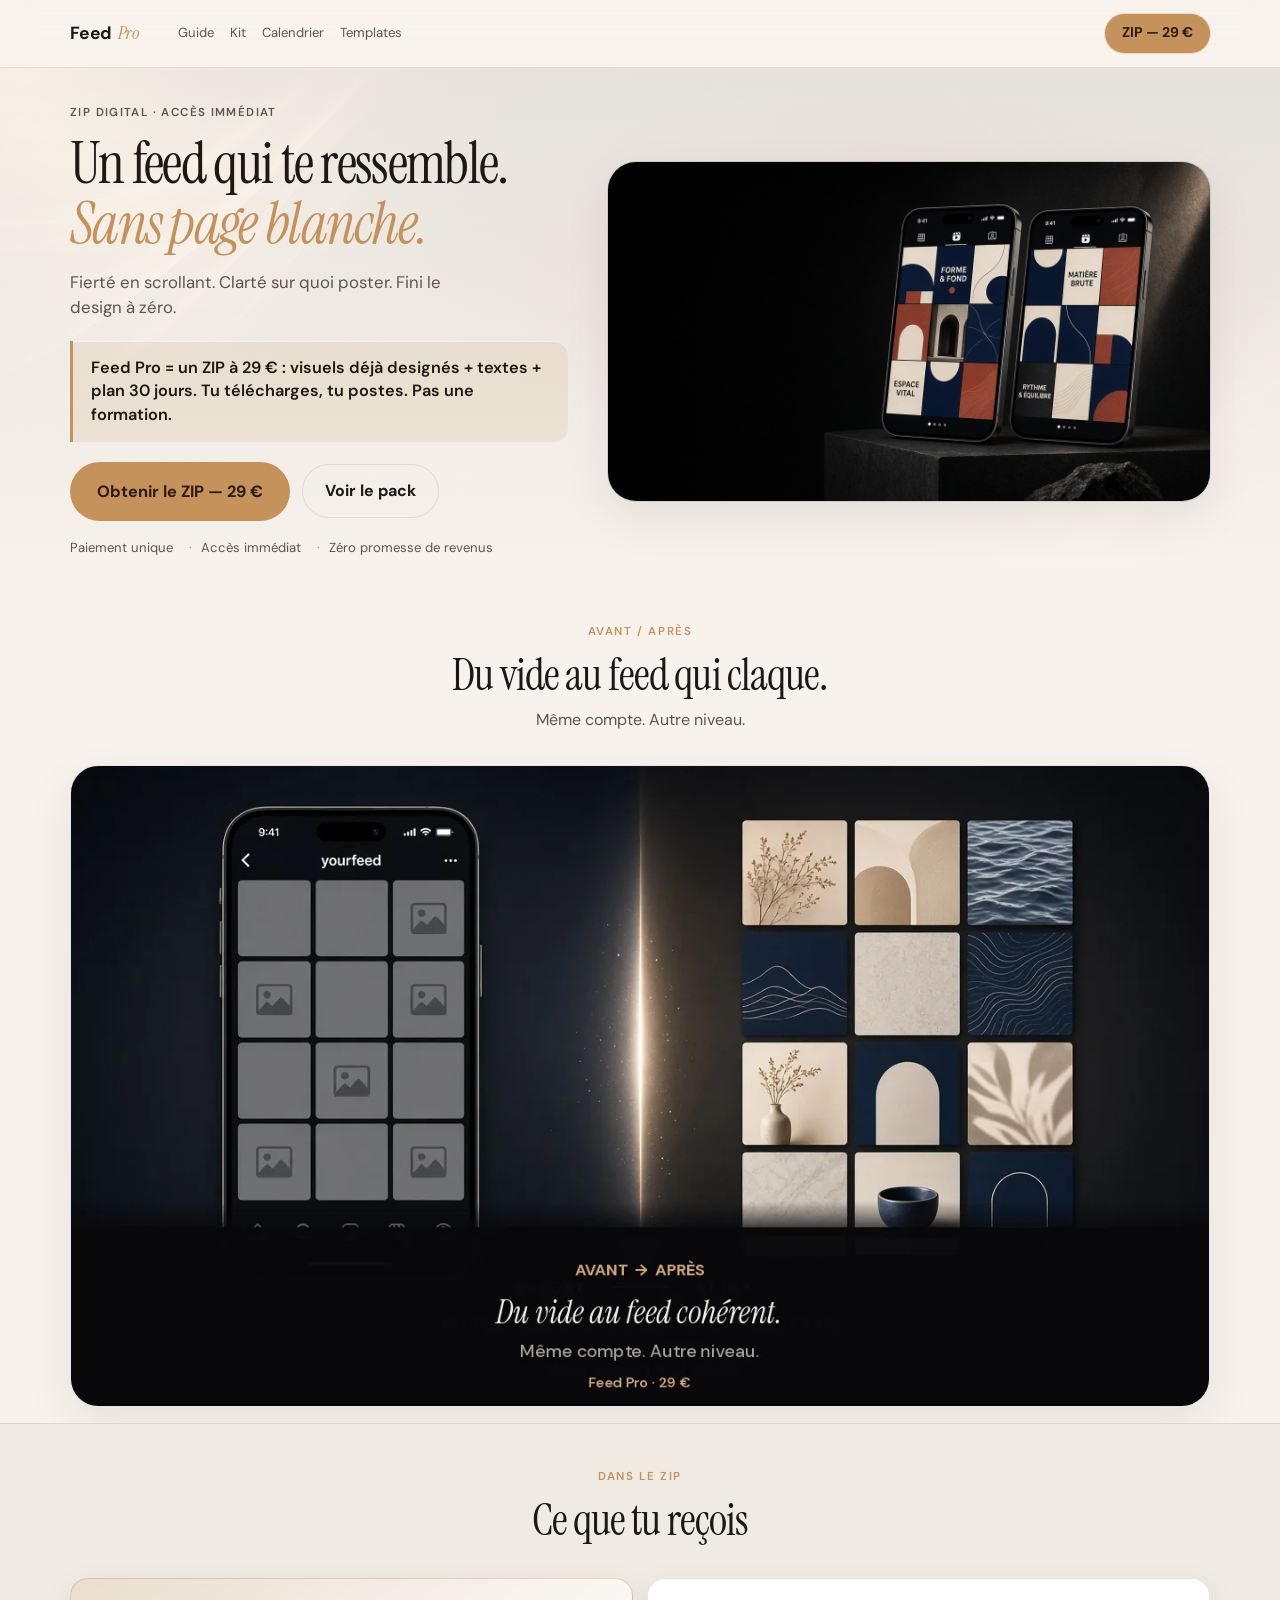
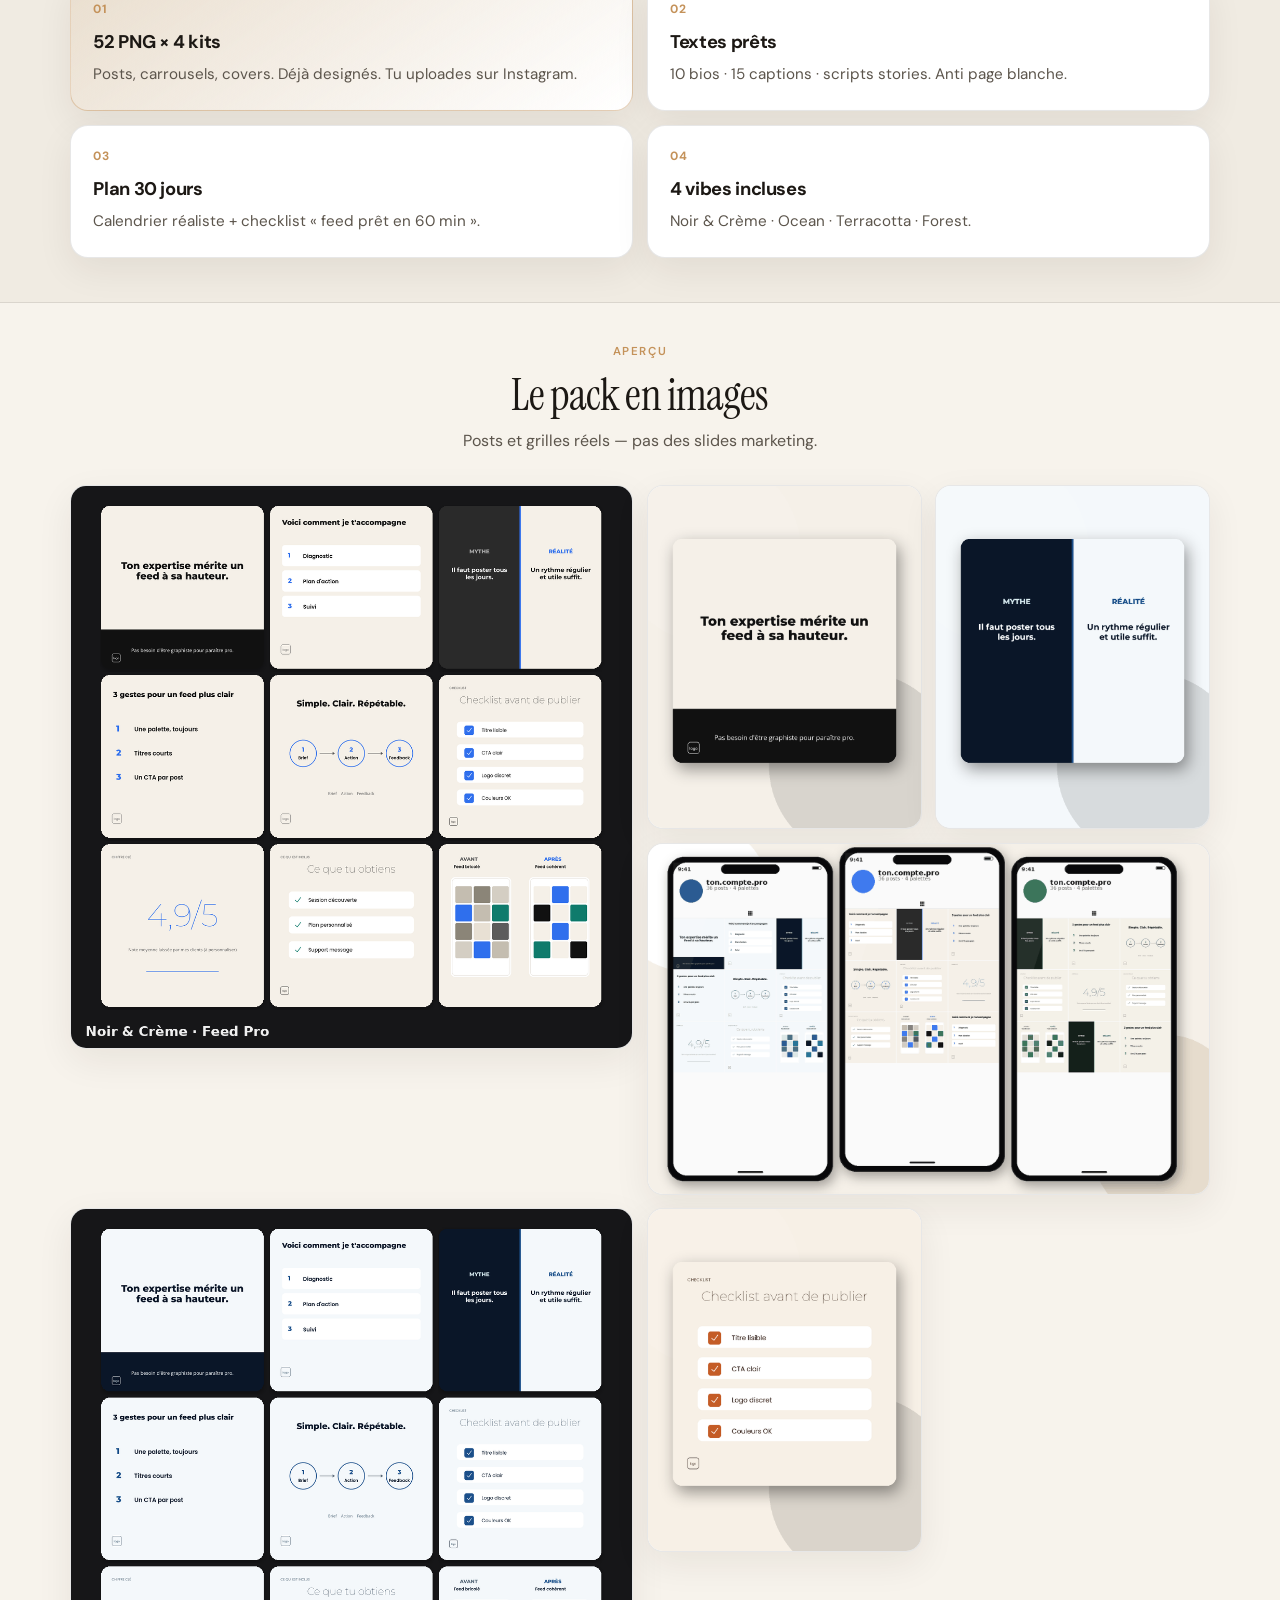
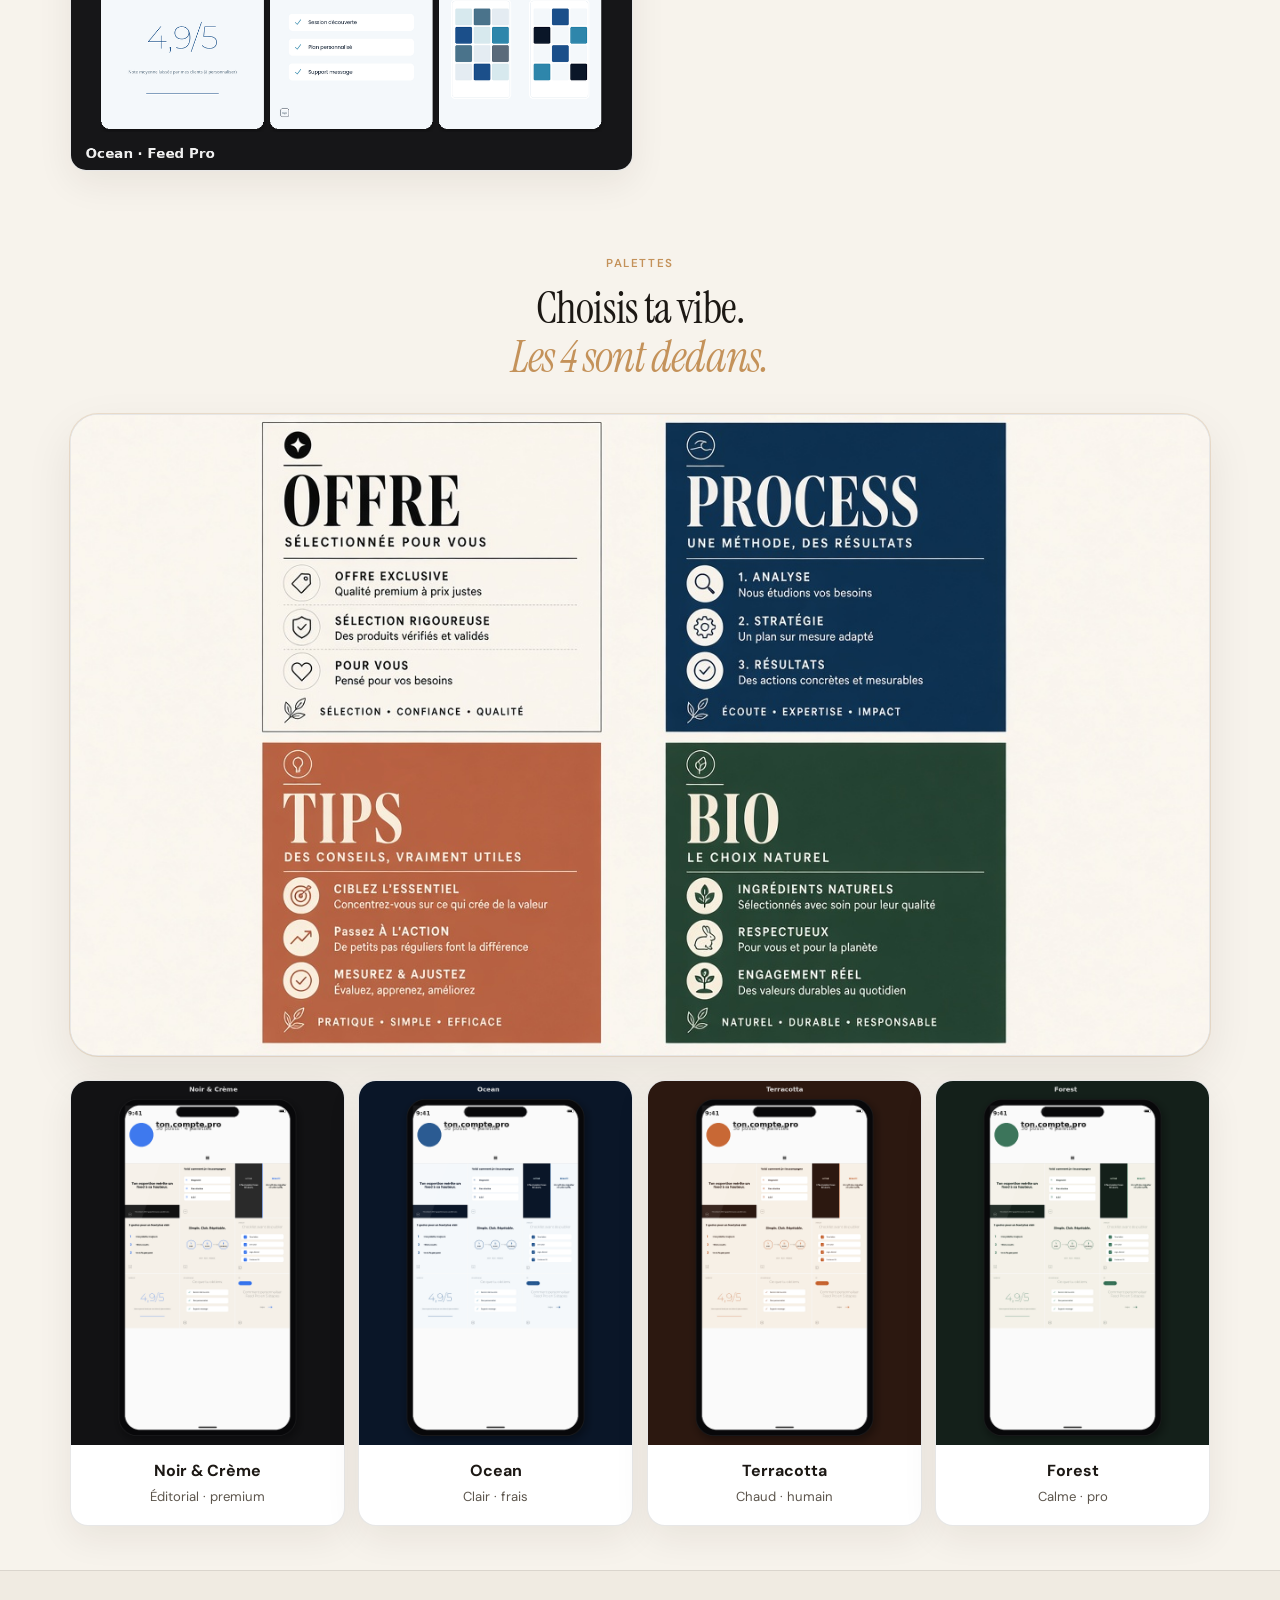
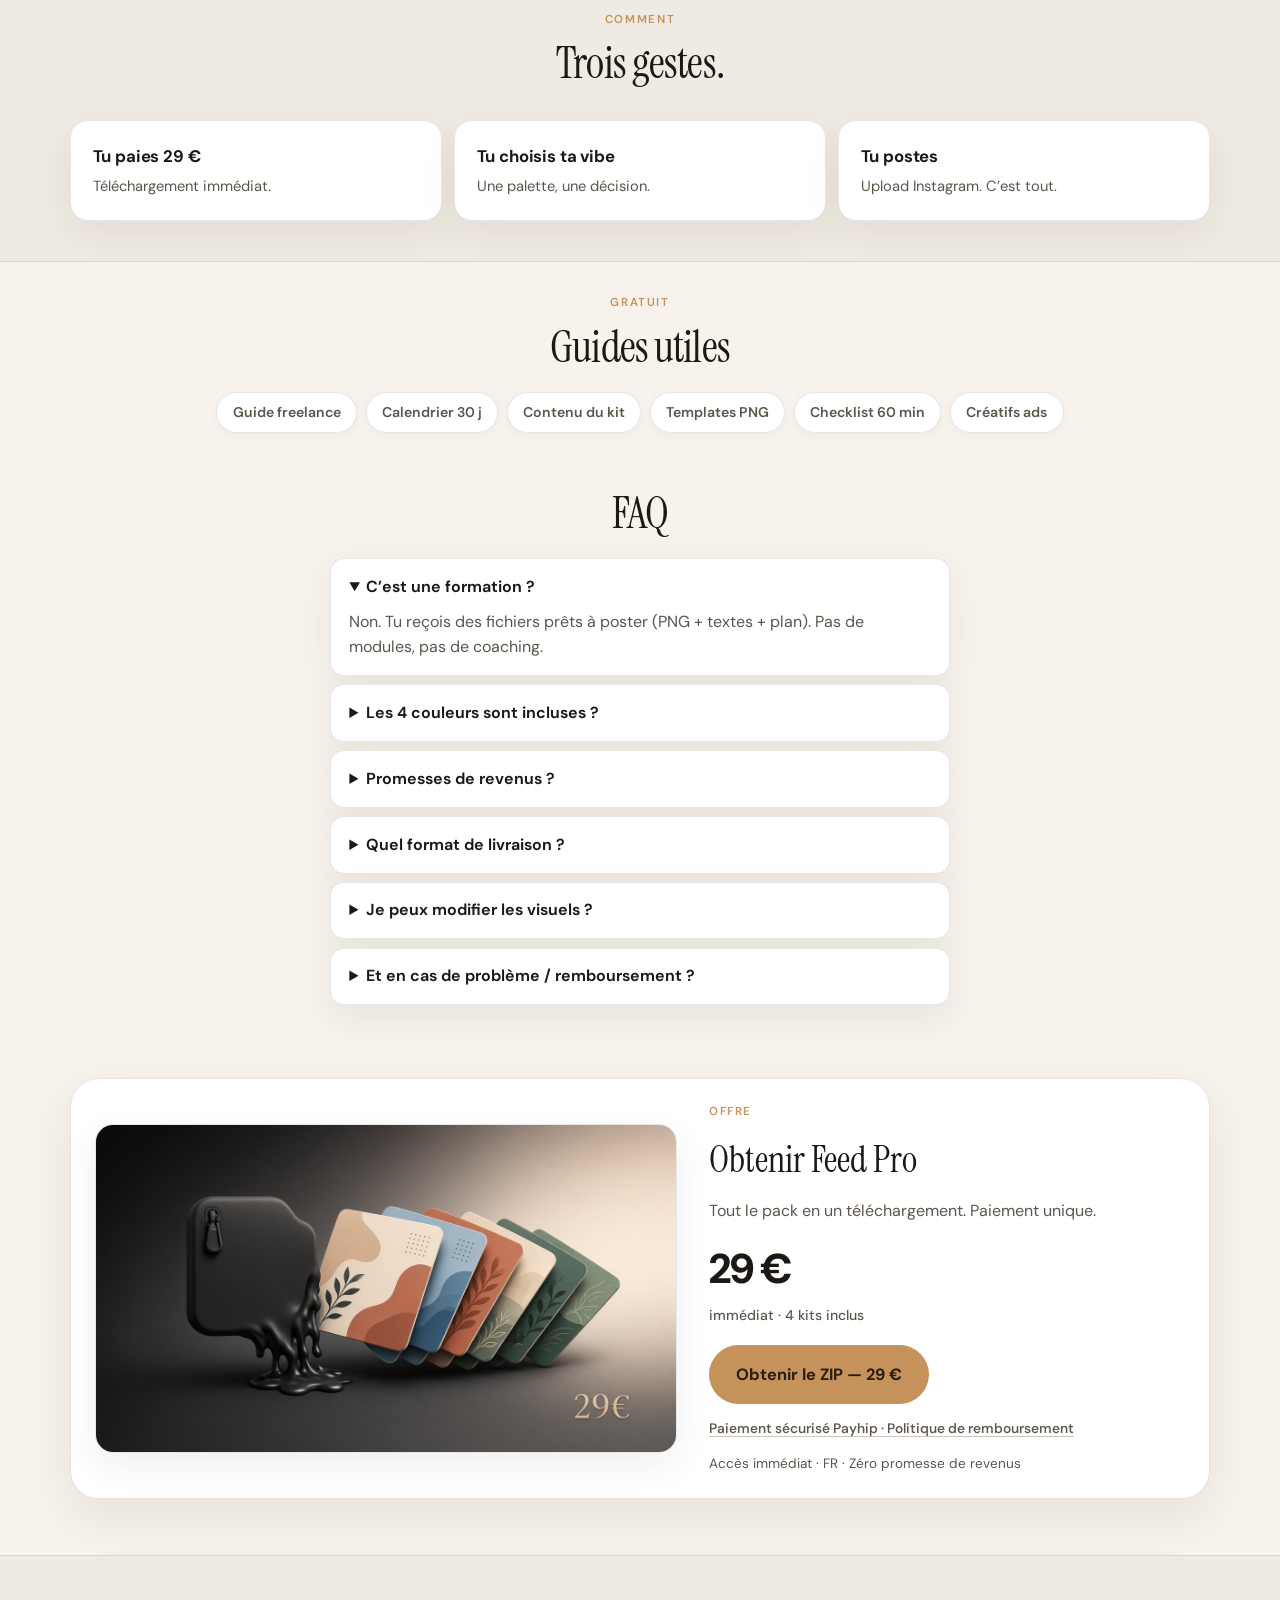
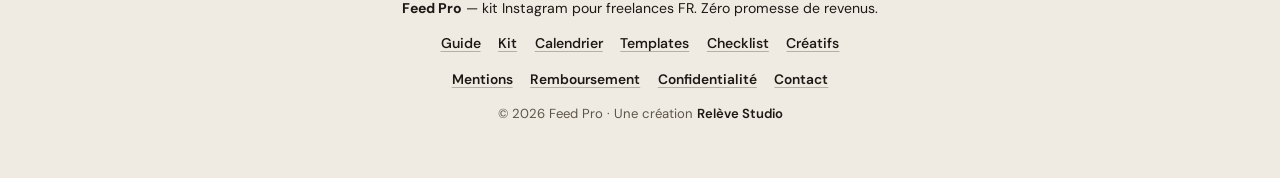
<file: index.html>
<!DOCTYPE html>
<html lang="fr">
<head>
  <meta charset="utf-8" />
  <meta name="viewport" content="width=device-width, initial-scale=1" />
  <title>Feed Pro — ZIP 29 € : visuels Instagram + textes + plan 30 jours</title>
  <meta name="description" content="Feed Pro = un ZIP à 29 € : 52 PNG Instagram × 4 palettes + textes + plan 30 jours. Tu télécharges, tu postes. Pas une formation." />
  <meta name="theme-color" content="#f7f3ec" />
  <meta property="og:type" content="website" />
  <meta property="og:title" content="Feed Pro — ZIP 29 €" />
  <meta property="og:description" content="52 PNG × 4 palettes + textes + plan 30 jours. Tu télécharges, tu postes." />
  <meta property="og:image" content="https://feed-pro-fr.vercel.app/assets/gen/og-banner.png" />
  <meta property="og:image:width" content="1280" />
  <meta property="og:image:height" content="720" />
  <meta property="og:url" content="https://feed-pro-fr.vercel.app/" />
  <meta name="twitter:card" content="summary_large_image" />
  <meta name="twitter:image" content="https://feed-pro-fr.vercel.app/assets/gen/og-banner.png" />
  <link rel="canonical" href="https://feed-pro-fr.vercel.app/" />
  <meta name="twitter:title" content="Feed Pro — ZIP 29 € : visuels Instagram + textes + plan 30 jours" />
  <meta name="twitter:description" content="52 PNG × 4 palettes + textes + plan 30 jours. Tu télécharges, tu postes." />
  <meta name="keywords" content="kit Instagram freelance, templates Instagram FR, feed Instagram prêt à poster, pack PNG Instagram" />
  <link rel="preconnect" href="https://fonts.googleapis.com" />
  <link rel="preconnect" href="https://fonts.gstatic.com" crossorigin />
  <link href="https://fonts.googleapis.com/css2?family=DM+Sans:ital,opsz,wght@0,9..40,400;0,9..40,500;0,9..40,600;0,9..40,700;1,9..40,400&family=Instrument+Serif:ital@0;1&display=swap" rel="stylesheet" />
  <link rel="icon" href="/favicon.ico" sizes="any" />
  <link rel="icon" type="image/png" href="/favicon.png" />
  <link rel="apple-touch-icon" href="/apple-touch-icon.png" />
  <link rel="stylesheet" href="styles.css" />
  <script type="application/ld+json">
  {
    "@context": "https://schema.org",
    "@type": "Product",
    "name": "Feed Pro — Kit Instagram Freelance",
    "description": "ZIP à 29 € : 52 PNG Instagram × 4 palettes + textes + plan 30 jours. Tu télécharges, tu postes.",
    "image": "https://feed-pro-fr.vercel.app/assets/gen/og-banner.png",
    "url": "https://feed-pro-fr.vercel.app/",
    "brand": {"@type": "Brand", "name": "Feed Pro"},
    "offers": {
      "@type": "Offer",
      "price": "29.00",
      "priceCurrency": "EUR",
      "availability": "https://schema.org/InStock",
      "url": "https://payhip.com/b/SoUNM"
    }
  }
  </script>
</head>
<body>
  <header class="nav">
    <div class="container nav-inner">
      <a class="logo" href="/">Feed <em>Pro</em></a>
      <nav class="nav-links" aria-label="Guides">
        <a href="/guide-instagram-freelance">Guide</a>
        <a href="/kit-feed-instagram">Kit</a>
        <a href="/calendrier-contenu-instagram">Calendrier</a>
        <a href="/templates-instagram-canva-png">Templates</a>
      </nav>
      <a class="nav-cta" href="https://payhip.com/b/SoUNM">ZIP — 29&nbsp;€</a>
    </div>
  </header>

  <main>
    <!-- 1. HERO — dream + one product truth + CTA -->
    <section class="hero hero-luxury">
      <div class="container hero-grid">
        <div class="hero-copy">
          <p class="eyebrow">ZIP digital · Accès immédiat</p>
          <h1>Un feed qui te ressemble.<br /><em>Sans page blanche.</em></h1>
          <p class="dream-line">Fierté en scrollant. Clarté sur quoi poster. Fini le design à zéro.</p>
          <p class="product-truth">Feed Pro = un ZIP à 29&nbsp;€ : visuels déjà designés + textes + plan 30 jours. Tu télécharges, tu postes. Pas une formation.</p>
          <div class="hero-actions">
            <a class="btn btn-primary btn-lg" href="https://payhip.com/b/SoUNM">Obtenir le ZIP — 29&nbsp;€</a>
            <a class="btn btn-ghost" href="#voir">Voir le pack</a>
          </div>
          <ul class="hero-meta">
            <li>Paiement unique</li>
            <li>Accès immédiat</li>
            <li>Zéro promesse de revenus</li>
          </ul>
        </div>
        <div class="hero-visual">
          <img class="hero-main" src="assets/gen/hero-phones.png" alt="Deux iPhones — feeds Instagram Feed Pro premium" width="1280" height="720" fetchpriority="high" decoding="async" />
        </div>
      </div>
    </section>

    <!-- 2. BEFORE / AFTER — once -->
    <section class="transform" id="reve">
      <div class="container">
        <header class="sec-head">
          <p class="label">Avant / après</p>
          <h2>Du vide au feed qui claque.</h2>
          <p class="sec-sub">Même compte. Autre niveau.</p>
        </header>
        <figure class="shot shot-wide">
          <picture>
            <source srcset="assets/gen/before-after.webp" type="image/webp" />
            <img src="assets/gen/before-after.jpg" alt="Avant : feed vide — Après : grille Instagram cohérente Feed Pro" width="1280" height="720" loading="eager" />
          </picture>
        </figure>
      </div>
    </section>

    <!-- 3. WHAT'S IN ZIP — stack once -->
    <section class="stack" id="contenu">
      <div class="container">
        <header class="sec-head">
          <p class="label">Dans le ZIP</p>
          <h2>Ce que tu reçois</h2>
        </header>
        <div class="stack-grid">
          <article class="stack-card featured">
            <span class="stack-num">01</span>
            <h3>52 PNG × 4 kits</h3>
            <p>Posts, carrousels, covers. Déjà designés. Tu uploades sur Instagram.</p>
          </article>
          <article class="stack-card">
            <span class="stack-num">02</span>
            <h3>Textes prêts</h3>
            <p>10 bios · 15 captions · scripts stories. Anti page blanche.</p>
          </article>
          <article class="stack-card">
            <span class="stack-num">03</span>
            <h3>Plan 30 jours</h3>
            <p>Calendrier réaliste + checklist « feed prêt en 60 min ».</p>
          </article>
          <article class="stack-card">
            <span class="stack-num">04</span>
            <h3>4 vibes incluses</h3>
            <p>Noir &amp; Crème · Ocean · Terracotta · Forest.</p>
          </article>
        </div>
      </div>
    </section>

    <!-- 4. GALLERY — curated (fewer, strongest) -->
    <section class="gallery" id="voir">
      <div class="container">
        <header class="sec-head">
          <p class="label">Aperçu</p>
          <h2>Le pack en images</h2>
          <p class="sec-sub">Posts et grilles réels — pas des slides marketing.</p>
        </header>
        <div class="masonry">
          <img class="m-lg" src="assets/gallery-01-noir-grid.png" alt="Grille feed Noir &amp; Crème — 9 posts" width="1080" height="1080" loading="lazy" />
          <img src="assets/gallery-09-noir-hero.png" alt="Post hero Noir &amp; Crème" width="900" height="1100" loading="lazy" />
          <img src="assets/gallery-10-ocean-hero.png" alt="Post hero Ocean" width="900" height="1100" loading="lazy" />
          <img class="m-wide" src="assets/mock-triple.png" alt="Trois iPhones — Ocean, Noir &amp; Crème, Forest" width="1600" height="977" loading="lazy" />
          <img class="m-lg" src="assets/gallery-02-ocean-grid.png" alt="Grille feed Ocean" width="1080" height="1080" loading="lazy" />
          <img src="assets/gallery-11-terra-hero.png" alt="Post hero Terracotta" width="900" height="1100" loading="lazy" />
        </div>
      </div>
    </section>

    <!-- 5. COLORS — once (grid + cards; no phone strip) -->
    <section class="colors" id="couleurs">
      <div class="container">
        <header class="sec-head">
          <p class="label">Palettes</p>
          <h2>Choisis ta vibe.<br /><em>Les 4 sont dedans.</em></h2>
        </header>
        <figure class="shot shot-wide color-showcase color-showcase-hero">
          <img src="assets/gen/4colors-grid.png" alt="Grille 4 couleurs Feed Pro — Noir &amp; Crème, Ocean, Terracotta, Forest" width="1280" height="720" loading="lazy" decoding="async" />
        </figure>
        <div class="color-grid">
          <article class="color-card">
            <img src="assets/mock-noir-creme.png" alt="Palette Noir et Crème" width="600" height="800" loading="lazy" />
            <div class="color-meta"><h3>Noir &amp; Crème</h3><p>Éditorial · premium</p></div>
          </article>
          <article class="color-card">
            <img src="assets/mock-ocean.png" alt="Palette Ocean" width="600" height="800" loading="lazy" />
            <div class="color-meta"><h3>Ocean</h3><p>Clair · frais</p></div>
          </article>
          <article class="color-card">
            <img src="assets/mock-terracotta.png" alt="Palette Terracotta" width="600" height="800" loading="lazy" />
            <div class="color-meta"><h3>Terracotta</h3><p>Chaud · humain</p></div>
          </article>
          <article class="color-card">
            <img src="assets/mock-forest.png" alt="Palette Forest" width="600" height="800" loading="lazy" />
            <div class="color-meta"><h3>Forest</h3><p>Calme · pro</p></div>
          </article>
        </div>
      </div>
    </section>

    <!-- 6. HOW — 3 steps short -->
    <section class="how" id="comment">
      <div class="container">
        <header class="sec-head">
          <p class="label">Comment</p>
          <h2>Trois gestes.</h2>
        </header>
        <ol class="steps">
          <li><strong>Tu paies 29&nbsp;€</strong><span>Téléchargement immédiat.</span></li>
          <li><strong>Tu choisis ta vibe</strong><span>Une palette, une décision.</span></li>
          <li><strong>Tu postes</strong><span>Upload Instagram. C’est tout.</span></li>
        </ol>
      </div>
    </section>

    <section class="guides" id="guides">
      <div class="container">
        <header class="sec-head tight">
          <p class="label">Gratuit</p>
          <h2>Guides utiles</h2>
        </header>
        <div class="guide-row">
          <a href="/guide-instagram-freelance">Guide freelance</a>
          <a href="/calendrier-contenu-instagram">Calendrier 30 j</a>
          <a href="/kit-feed-instagram">Contenu du kit</a>
          <a href="/templates-instagram-canva-png">Templates PNG</a>
          <a href="/feed-instagram-freelance">Checklist 60 min</a>
          <a href="/creatives">Créatifs ads</a>
        </div>
      </div>
    </section>

    <!-- FAQ — answers differently, no hero paste -->
    <section class="faq-sec" id="faq">
      <div class="container narrow">
        <header class="sec-head tight"><h2>FAQ</h2></header>
        <div class="faq">
          <details open>
            <summary>C’est une formation&nbsp;?</summary>
            <p>Non. Tu reçois des fichiers prêts à poster (PNG + textes + plan). Pas de modules, pas de coaching.</p>
          </details>
          <details>
            <summary>Les 4 couleurs sont incluses&nbsp;?</summary>
            <p>Oui — Noir &amp; Crème, Ocean, Terracotta et Forest dans le même achat.</p>
          </details>
          <details>
            <summary>Promesses de revenus&nbsp;?</summary>
            <p>Non. Pas de clients garantis. Un kit design &amp; contenu pour paraître pro.</p>
          </details>
          <details>
            <summary>Quel format de livraison&nbsp;?</summary>
            <p>Un ZIP téléchargeable immédiatement après paiement Payhip. À l’intérieur&nbsp;: PNG prêts à poster, textes (bios / captions / scripts) et plan 30 jours. Pas d’appli, pas d’abonnement.</p>
          </details>
          <details>
            <summary>Je peux modifier les visuels&nbsp;?</summary>
            <p>Oui. Les PNG s’uploadent tels quels sur Instagram. Tu peux aussi les ouvrir dans Canva (version gratuite ok) pour ajuster textes ou couleurs à ton activité.</p>
          </details>
          <details>
            <summary>Et en cas de problème / remboursement&nbsp;?</summary>
            <p>Politique claire sur la page <a href="/remboursement">Remboursement</a> (ex. ZIP inaccessible ou non conforme sous 14 jours). Pour le support&nbsp;: <a href="mailto:releve.studio@gmx.com">releve.studio@gmx.com</a>.</p>
          </details>
        </div>
      </div>
    </section>

    <!-- 7. BUY — once -->
    <section class="buy" id="buy">
      <div class="container">
        <div class="buy-card">
          <img class="buy-visual" src="assets/gen/product-zip.png" alt="Produit ZIP Feed Pro 29 €" width="1280" height="720" loading="lazy" />
          <div class="buy-copy">
            <p class="label">Offre</p>
            <h2>Obtenir Feed Pro</h2>
            <p class="buy-lead">Tout le pack en un téléchargement. Paiement unique.</p>
            <p class="amount">29&nbsp;€ <span>immédiat · 4 kits inclus</span></p>
            <a class="btn btn-primary btn-lg" href="https://payhip.com/b/SoUNM">Obtenir le ZIP — 29&nbsp;€</a>
            <p class="pay-trust"><a href="/remboursement">Paiement sécurisé Payhip · Politique de remboursement</a></p>
            <p class="reassure">Accès immédiat · FR · Zéro promesse de revenus</p>
          </div>
        </div>
      </div>
    </section>
  </main>

  <footer>
    <div class="container footer-inner">
      <p class="footer-lead"><strong>Feed Pro</strong> — kit Instagram pour freelances FR. Zéro promesse de revenus.</p>
      <p class="footer-links">
        <a href="/guide-instagram-freelance">Guide</a>
        <a href="/kit-feed-instagram">Kit</a>
        <a href="/calendrier-contenu-instagram">Calendrier</a>
        <a href="/templates-instagram-canva-png">Templates</a>
        <a href="/feed-instagram-freelance">Checklist</a>
        <a href="/creatives">Créatifs</a>
      </p>
      <p class="footer-links footer-links-legal">
        <a href="/mentions-legales">Mentions</a>
        <a href="/remboursement">Remboursement</a>
        <a href="/confidentialite">Confidentialité</a>
        <a href="mailto:releve.studio@gmx.com">Contact</a>
      </p>
      <p class="footer-copy">© 2026 Feed Pro · Une création <span class="brand-soft">Relève Studio</span></p>
    </div>
  </footer>

  <div class="sticky-bar" aria-label="CTA sticky">
    <span class="sticky-bar-text">ZIP · 29&nbsp;€ · immédiat</span>
    <a class="btn btn-primary" href="https://payhip.com/b/SoUNM">Obtenir le ZIP</a>
  </div>
</body>
</html>
</file>
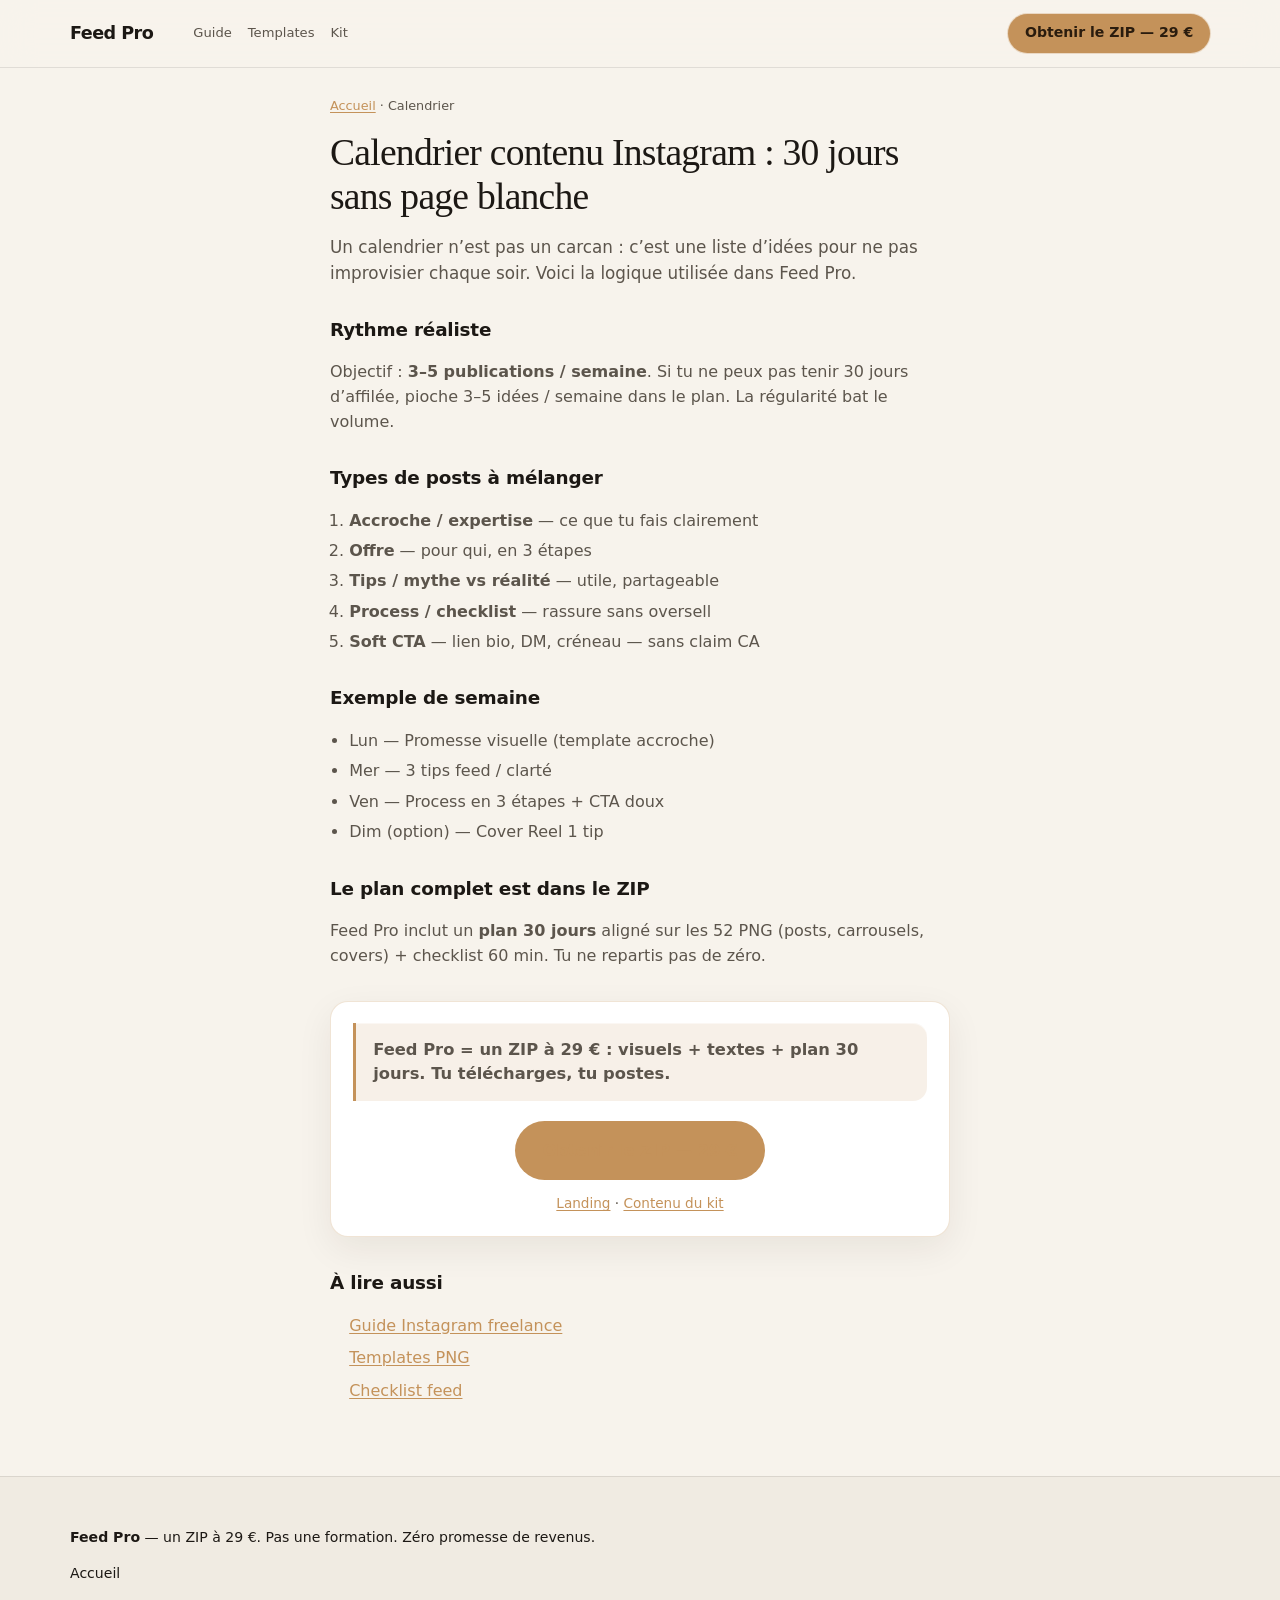
<file: calendrier-contenu-instagram/index.html>
<!DOCTYPE html>
<html lang="fr">
<head>
  <meta charset="utf-8" />
  <meta name="viewport" content="width=device-width, initial-scale=1" />
  <title>Calendrier contenu Instagram 30 jours (freelance FR) — Feed Pro</title>
  <meta name="description" content="Calendrier éditorial Instagram sur 30 jours pour freelances : idées de posts, rythme réaliste, sans claims revenus. Inclus dans le ZIP Feed Pro 29 €." />
  <link rel="canonical" href="https://feed-pro-fr.vercel.app/calendrier-contenu-instagram" />
  <meta property="og:title" content="Calendrier Instagram 30 jours — Feed Pro" />
  <meta property="og:description" content="30 idées de posts FR pour un feed freelance cohérent. Plan inclus dans Feed Pro." />
  <meta property="og:url" content="https://feed-pro-fr.vercel.app/calendrier-contenu-instagram" />
  <meta property="og:image" content="https://feed-pro-fr.vercel.app/assets/og-feed-pro.png" />
  <meta name="twitter:card" content="summary_large_image" />
  <link rel="stylesheet" href="/styles.css" />
</head>
<body>
  <header class="nav">
    <div class="container nav-inner">
      <a class="logo" href="/">Feed <span>Pro</span></a>
      <nav class="nav-links" aria-label="Guides">
        <a href="/guide-instagram-freelance">Guide</a>
        <a href="/templates-instagram-canva-png">Templates</a>
        <a href="/kit-feed-instagram">Kit</a>
      </nav>
      <a class="nav-cta" href="https://payhip.com/b/SoUNM">Obtenir le ZIP — 29 €</a>
    </div>
  </header>
  <main class="article-wrap">
    <article class="container narrow article">
      <p class="breadcrumb"><a href="/">Accueil</a> · Calendrier</p>
      <h1>Calendrier contenu Instagram : 30 jours sans page blanche</h1>
      <p class="lede">Un calendrier n’est pas un carcan : c’est une liste d’idées pour ne pas improvisier chaque soir. Voici la logique utilisée dans Feed Pro.</p>

      <h2>Rythme réaliste</h2>
      <p>Objectif : <strong>3–5 publications / semaine</strong>. Si tu ne peux pas tenir 30 jours d’affilée, pioche 3–5 idées / semaine dans le plan. La régularité bat le volume.</p>

      <h2>Types de posts à mélanger</h2>
      <ol>
        <li><strong>Accroche / expertise</strong> — ce que tu fais clairement</li>
        <li><strong>Offre</strong> — pour qui, en 3 étapes</li>
        <li><strong>Tips / mythe vs réalité</strong> — utile, partageable</li>
        <li><strong>Process / checklist</strong> — rassure sans oversell</li>
        <li><strong>Soft CTA</strong> — lien bio, DM, créneau — sans claim CA</li>
      </ol>

      <h2>Exemple de semaine</h2>
      <ul>
        <li>Lun — Promesse visuelle (template accroche)</li>
        <li>Mer — 3 tips feed / clarté</li>
        <li>Ven — Process en 3 étapes + CTA doux</li>
        <li>Dim (option) — Cover Reel 1 tip</li>
      </ul>

      <h2>Le plan complet est dans le ZIP</h2>
      <p>Feed Pro inclut un <strong>plan 30 jours</strong> aligné sur les 52 PNG (posts, carrousels, covers) + checklist 60 min. Tu ne repartis pas de zéro.</p>

      <div class="article-cta">
        <p class="product-truth">Feed Pro = un ZIP à 29 € : visuels + textes + plan 30 jours. Tu télécharges, tu postes.</p>
        <a class="btn btn-primary btn-lg" href="https://payhip.com/b/SoUNM">Obtenir le ZIP — 29 €</a>
        <p class="reassure"><a href="/">Landing</a> · <a href="/kit-feed-instagram">Contenu du kit</a></p>
      </div>

      <h2>À lire aussi</h2>
      <ul class="related">
        <li><a href="/guide-instagram-freelance">Guide Instagram freelance</a></li>
        <li><a href="/templates-instagram-canva-png">Templates PNG</a></li>
        <li><a href="/feed-instagram-freelance">Checklist feed</a></li>
      </ul>
    </article>
  </main>
  <footer>
    <div class="container">
      <p><strong>Feed Pro</strong> — un ZIP à 29 €. Pas une formation. Zéro promesse de revenus.</p>
      <p><a href="/">Accueil</a></p>
    </div>
  </footer>
  <div class="sticky-bar" aria-label="CTA">
    <span class="sticky-bar-text">Plan 30 jours inclus · 29 €</span>
    <a class="btn btn-primary" href="https://payhip.com/b/SoUNM">Obtenir le ZIP</a>
  </div>
</body>
</html>
</file>
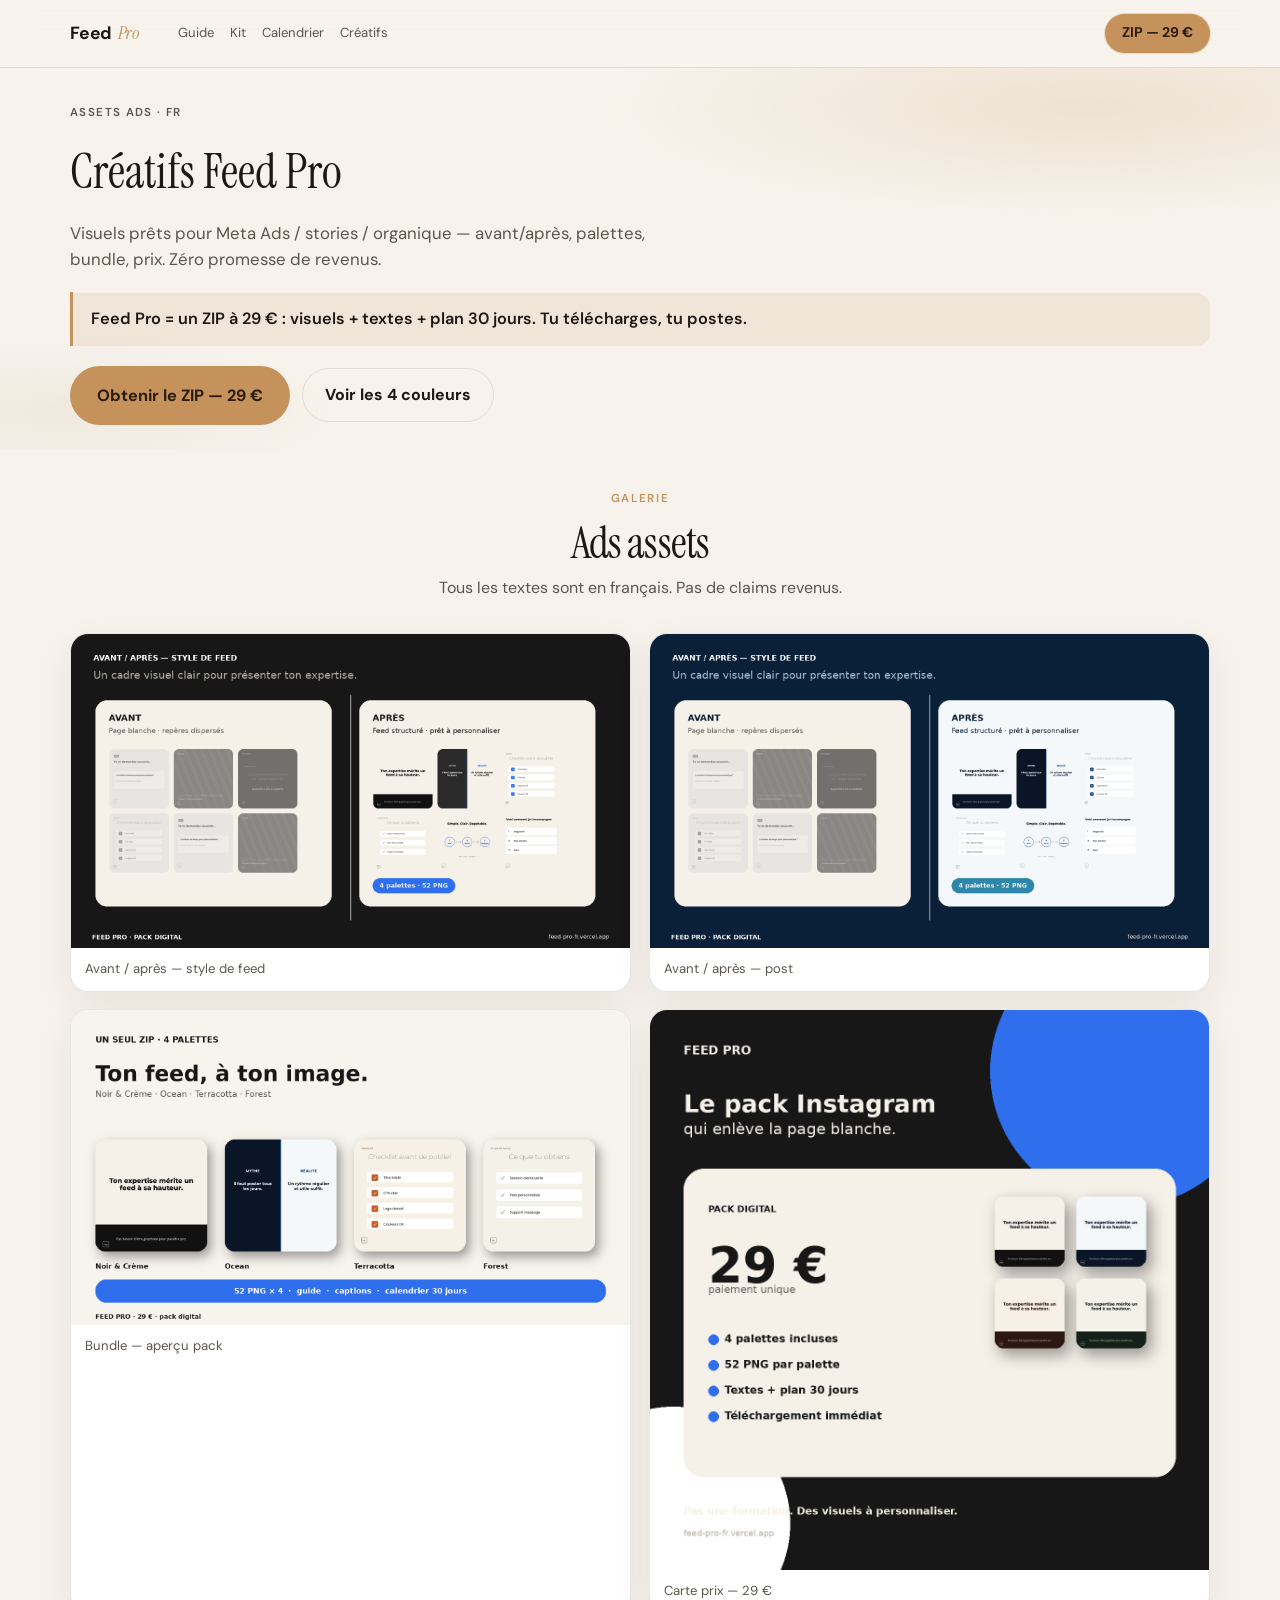
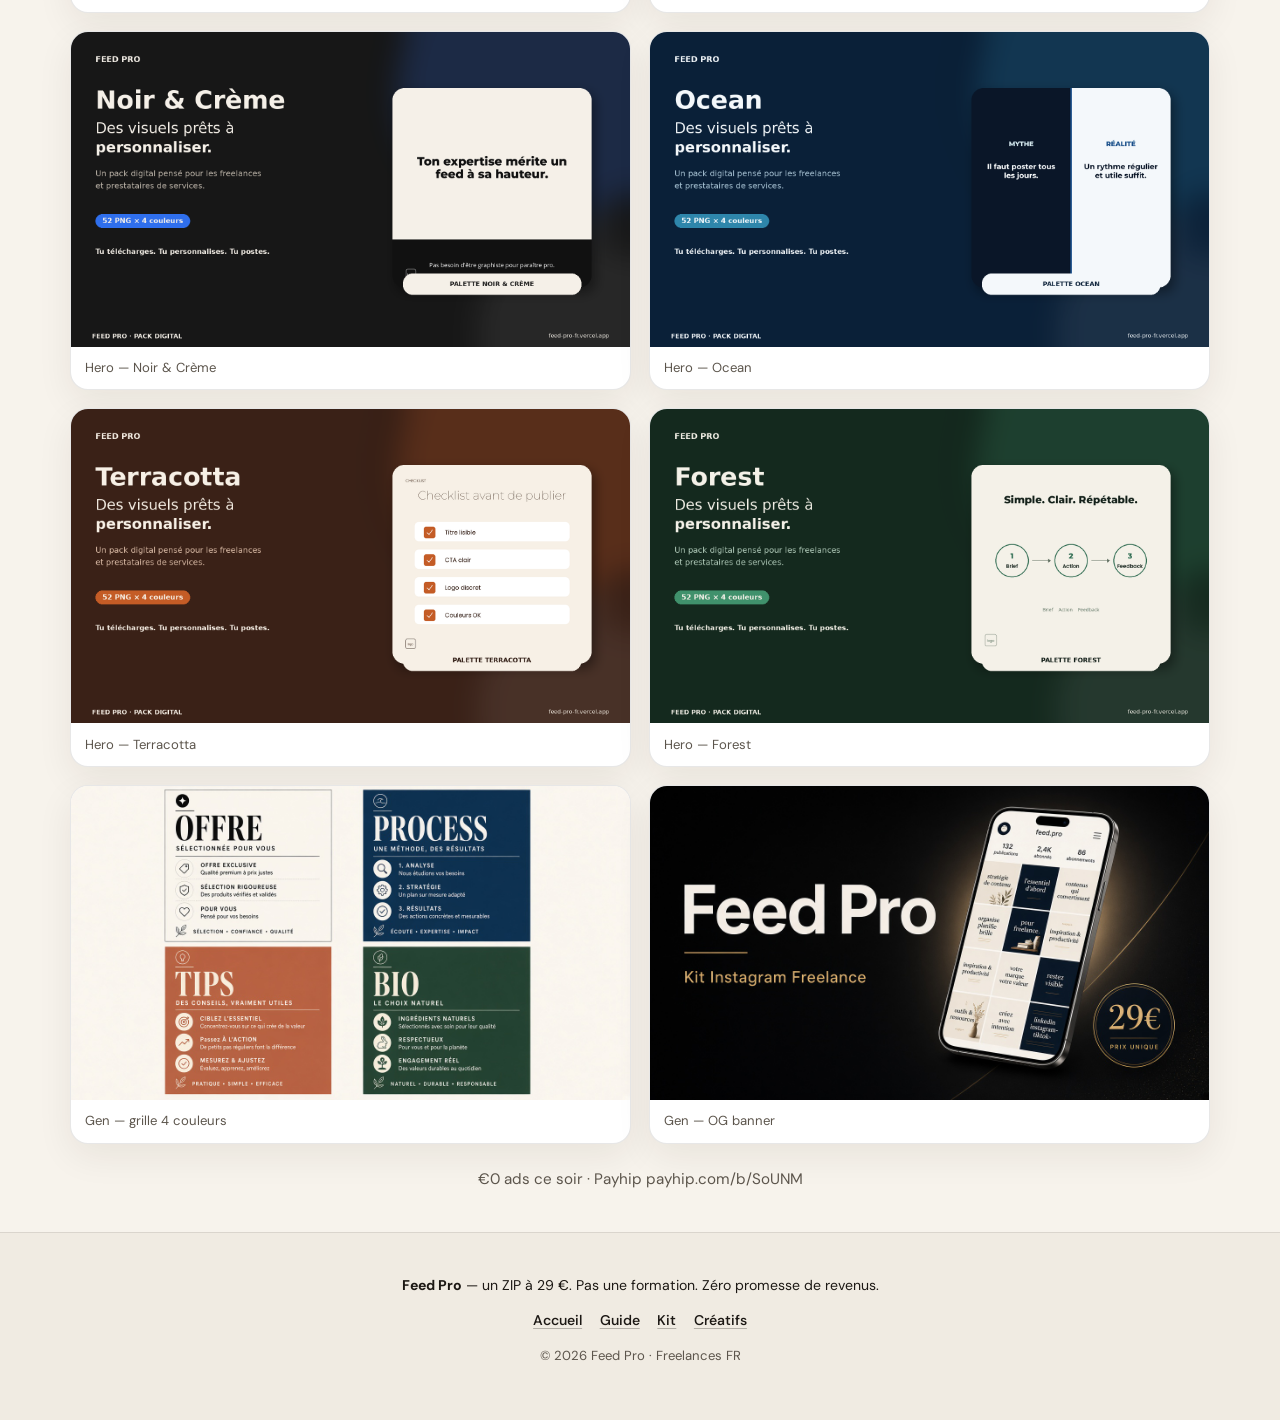
<file: creatives/index.html>
<!DOCTYPE html>
<html lang="fr">
<head>
  <meta charset="utf-8" />
  <meta name="viewport" content="width=device-width, initial-scale=1" />
  <title>Créatifs ads Feed Pro — avant/après, palettes, prix 29 €</title>
  <meta name="description" content="Galerie des créatifs publicitaires Feed Pro : avant/après feed, 4 palettes, bundle, carte prix 29 €. Kit ZIP Instagram freelance FR." />
  <link rel="canonical" href="https://feed-pro-fr.vercel.app/creatives" />
  <meta property="og:title" content="Créatifs ads — Feed Pro" />
  <meta property="og:description" content="Visuels ads Feed Pro : avant/après, 4 palettes, prix unique 29 €." />
  <meta property="og:url" content="https://feed-pro-fr.vercel.app/creatives" />
  <meta property="og:image" content="https://feed-pro-fr.vercel.app/assets/gen/og-banner.png" />
  <meta name="twitter:card" content="summary_large_image" />
  <meta name="theme-color" content="#050507" />
  <link rel="preconnect" href="https://fonts.googleapis.com" />
  <link rel="preconnect" href="https://fonts.gstatic.com" crossorigin />
  <link href="https://fonts.googleapis.com/css2?family=DM+Sans:ital,opsz,wght@0,9..40,400;0,9..40,500;0,9..40,600;0,9..40,700;1,9..40,400&family=Instrument+Serif:ital@0;1&display=swap" rel="stylesheet" />
  <link rel="stylesheet" href="/styles.css" />
</head>
<body>
  <header class="nav">
    <div class="container nav-inner">
      <a class="logo" href="/">Feed <em>Pro</em></a>
      <nav class="nav-links" aria-label="Guides">
        <a href="/guide-instagram-freelance">Guide</a>
        <a href="/kit-feed-instagram">Kit</a>
        <a href="/calendrier-contenu-instagram">Calendrier</a>
        <a href="/creatives">Créatifs</a>
      </nav>
      <a class="nav-cta" href="https://payhip.com/b/SoUNM">ZIP — 29&nbsp;€</a>
    </div>
  </header>

  <main>
    <section class="hero" style="padding-bottom:0.5rem">
      <div class="container">
        <p class="eyebrow">Assets ads · FR</p>
        <h1 style="font-family:var(--serif);font-size:clamp(2rem,5vw,3rem);font-weight:400;margin:0 0 0.75rem">Créatifs Feed Pro</h1>
        <p class="dream-line" style="max-width:48ch">Visuels prêts pour Meta Ads / stories / organique — avant/après, palettes, bundle, prix. Zéro promesse de revenus.</p>
        <p class="product-truth">Feed Pro = un ZIP à 29&nbsp;€ : visuels + textes + plan 30 jours. Tu télécharges, tu postes.</p>
        <div class="hero-actions">
          <a class="btn btn-primary btn-lg" href="https://payhip.com/b/SoUNM">Obtenir le ZIP — 29&nbsp;€</a>
          <a class="btn btn-ghost" href="/#couleurs">Voir les 4 couleurs</a>
        </div>
      </div>
    </section>

    <section class="gallery" id="ads">
      <div class="container">
        <header class="sec-head">
          <p class="label">Galerie</p>
          <h2>Ads assets</h2>
          <p class="sec-sub">Tous les textes sont en français. Pas de claims revenus.</p>
        </header>
        <div class="creatives-grid">
          <figure>
            <img src="/assets/ads/ad-before-after-feed.png" alt="Ad avant/après style de feed Feed Pro" width="1600" height="900" loading="lazy" />
            <figcaption>Avant / après — style de feed</figcaption>
          </figure>
          <figure>
            <img src="/assets/ads/ad-before-after-post.png" alt="Ad avant/après post Instagram Feed Pro" width="1600" height="900" loading="lazy" />
            <figcaption>Avant / après — post</figcaption>
          </figure>
          <figure>
            <img src="/assets/ads/ad-bundle-overview.png" alt="Ad aperçu bundle Feed Pro 4 palettes" width="1600" height="900" loading="lazy" />
            <figcaption>Bundle — aperçu pack</figcaption>
          </figure>
          <figure>
            <img src="/assets/ads/ad-price-card-29-eur.png" alt="Carte prix Feed Pro 29 euros" width="1200" height="1200" loading="lazy" />
            <figcaption>Carte prix — 29 €</figcaption>
          </figure>
          <figure>
            <img src="/assets/ads/ad-hero-noir-creme.png" alt="Ad hero palette Noir et Crème" width="1600" height="900" loading="lazy" />
            <figcaption>Hero — Noir &amp; Crème</figcaption>
          </figure>
          <figure>
            <img src="/assets/ads/ad-hero-ocean.png" alt="Ad hero palette Ocean" width="1600" height="900" loading="lazy" />
            <figcaption>Hero — Ocean</figcaption>
          </figure>
          <figure>
            <img src="/assets/ads/ad-hero-terracotta.png" alt="Ad hero palette Terracotta" width="1600" height="900" loading="lazy" />
            <figcaption>Hero — Terracotta</figcaption>
          </figure>
          <figure>
            <img src="/assets/ads/ad-hero-forest.png" alt="Ad hero palette Forest" width="1600" height="900" loading="lazy" />
            <figcaption>Hero — Forest</figcaption>
          </figure>
          <figure>
            <img src="/assets/gen/4colors-grid.png" alt="Grille 4 couleurs Feed Pro" width="1280" height="720" loading="lazy" />
            <figcaption>Gen — grille 4 couleurs</figcaption>
          </figure>
          <figure>
            <img src="/assets/gen/og-banner.png" alt="Bannière OG Feed Pro" width="1280" height="720" loading="lazy" />
            <figcaption>Gen — OG banner</figcaption>
          </figure>
        </div>
        <p class="center-note" style="margin-top:1.5rem">€0 ads ce soir · Payhip <a href="https://payhip.com/b/SoUNM">payhip.com/b/SoUNM</a></p>
      </div>
    </section>
  </main>

  <footer>
    <div class="container footer-inner">
      <p><strong>Feed Pro</strong> — un ZIP à 29&nbsp;€. Pas une formation. Zéro promesse de revenus.</p>
      <p class="footer-links">
        <a href="/">Accueil</a>
        <a href="/guide-instagram-freelance">Guide</a>
        <a href="/kit-feed-instagram">Kit</a>
        <a href="/creatives">Créatifs</a>
      </p>
      <p class="footer-copy">© 2026 Feed Pro · Freelances FR</p>
    </div>
  </footer>
</body>
</html>
</file>
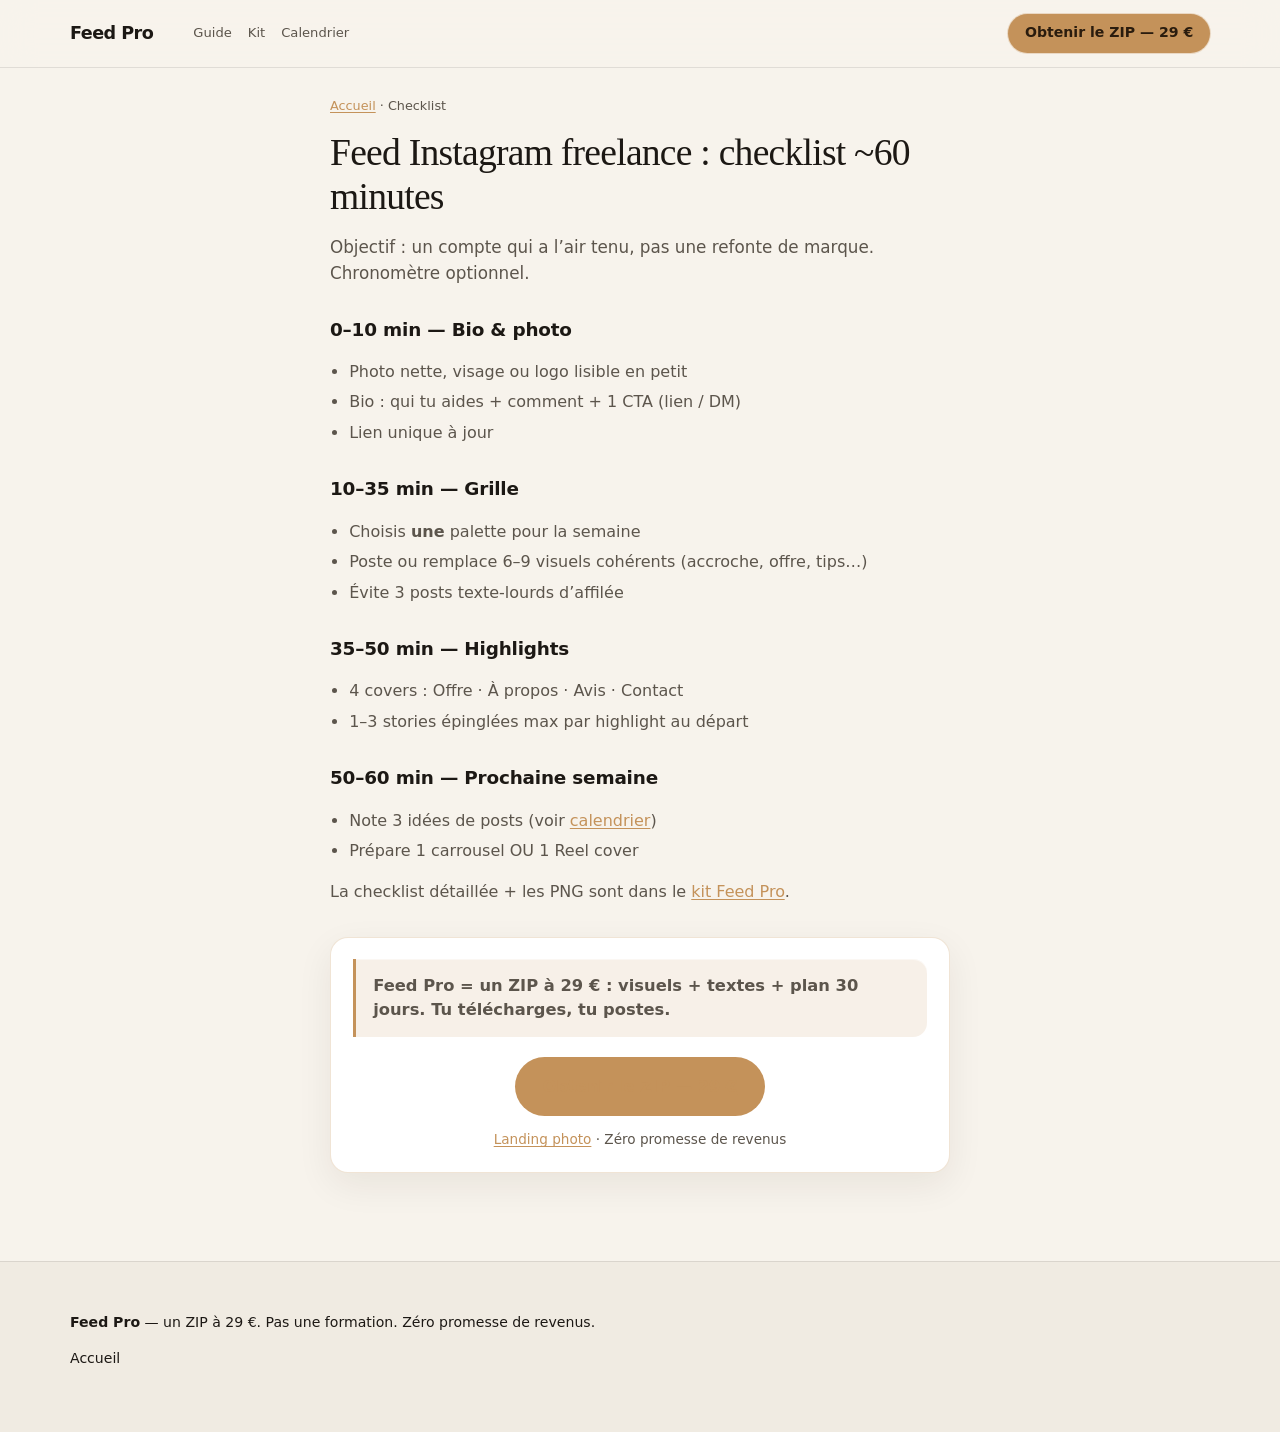
<file: feed-instagram-freelance/index.html>
<!DOCTYPE html>
<html lang="fr">
<head>
  <meta charset="utf-8" />
  <meta name="viewport" content="width=device-width, initial-scale=1" />
  <title>Feed Instagram freelance : checklist 60 min — Feed Pro</title>
  <meta name="description" content="Checklist feed Instagram pour freelances FR : bio, grille, 5 premiers posts, highlights. En ~60 min. Compatible avec le kit ZIP Feed Pro." />
  <link rel="canonical" href="https://feed-pro-fr.vercel.app/feed-instagram-freelance" />
  <meta property="og:title" content="Checklist feed Instagram freelance — Feed Pro" />
  <meta property="og:description" content="Remettre son feed au propre en ~60 minutes. Sans bullshit revenus." />
  <meta property="og:url" content="https://feed-pro-fr.vercel.app/feed-instagram-freelance" />
  <meta property="og:image" content="https://feed-pro-fr.vercel.app/assets/og-feed-pro.png" />
  <meta name="twitter:card" content="summary_large_image" />
  <link rel="stylesheet" href="/styles.css" />
</head>
<body>
  <header class="nav">
    <div class="container nav-inner">
      <a class="logo" href="/">Feed <span>Pro</span></a>
      <nav class="nav-links" aria-label="Guides">
        <a href="/guide-instagram-freelance">Guide</a>
        <a href="/kit-feed-instagram">Kit</a>
        <a href="/calendrier-contenu-instagram">Calendrier</a>
      </nav>
      <a class="nav-cta" href="https://payhip.com/b/SoUNM">Obtenir le ZIP — 29 €</a>
    </div>
  </header>
  <main class="article-wrap">
    <article class="container narrow article">
      <p class="breadcrumb"><a href="/">Accueil</a> · Checklist</p>
      <h1>Feed Instagram freelance : checklist ~60 minutes</h1>
      <p class="lede">Objectif : un compte qui a l’air tenu, pas une refonte de marque. Chronomètre optionnel.</p>

      <h2>0–10 min — Bio &amp; photo</h2>
      <ul>
        <li>Photo nette, visage ou logo lisible en petit</li>
        <li>Bio : qui tu aides + comment + 1 CTA (lien / DM)</li>
        <li>Lien unique à jour</li>
      </ul>

      <h2>10–35 min — Grille</h2>
      <ul>
        <li>Choisis <strong>une</strong> palette pour la semaine</li>
        <li>Poste ou remplace 6–9 visuels cohérents (accroche, offre, tips…)</li>
        <li>Évite 3 posts texte-lourds d’affilée</li>
      </ul>

      <h2>35–50 min — Highlights</h2>
      <ul>
        <li>4 covers : Offre · À propos · Avis · Contact</li>
        <li>1–3 stories épinglées max par highlight au départ</li>
      </ul>

      <h2>50–60 min — Prochaine semaine</h2>
      <ul>
        <li>Note 3 idées de posts (voir <a href="/calendrier-contenu-instagram">calendrier</a>)</li>
        <li>Prépare 1 carrousel OU 1 Reel cover</li>
      </ul>

      <p>La checklist détaillée + les PNG sont dans le <a href="/kit-feed-instagram">kit Feed Pro</a>.</p>

      <div class="article-cta">
        <p class="product-truth">Feed Pro = un ZIP à 29 € : visuels + textes + plan 30 jours. Tu télécharges, tu postes.</p>
        <a class="btn btn-primary btn-lg" href="https://payhip.com/b/SoUNM">Obtenir le ZIP — 29 €</a>
        <p class="reassure"><a href="/">Landing photo</a> · Zéro promesse de revenus</p>
      </div>
    </article>
  </main>
  <footer>
    <div class="container">
      <p><strong>Feed Pro</strong> — un ZIP à 29 €. Pas une formation. Zéro promesse de revenus.</p>
      <p><a href="/">Accueil</a></p>
    </div>
  </footer>
  <div class="sticky-bar" aria-label="CTA">
    <span class="sticky-bar-text">Checklist + PNG · 29 €</span>
    <a class="btn btn-primary" href="https://payhip.com/b/SoUNM">Obtenir le ZIP</a>
  </div>
</body>
</html>
</file>
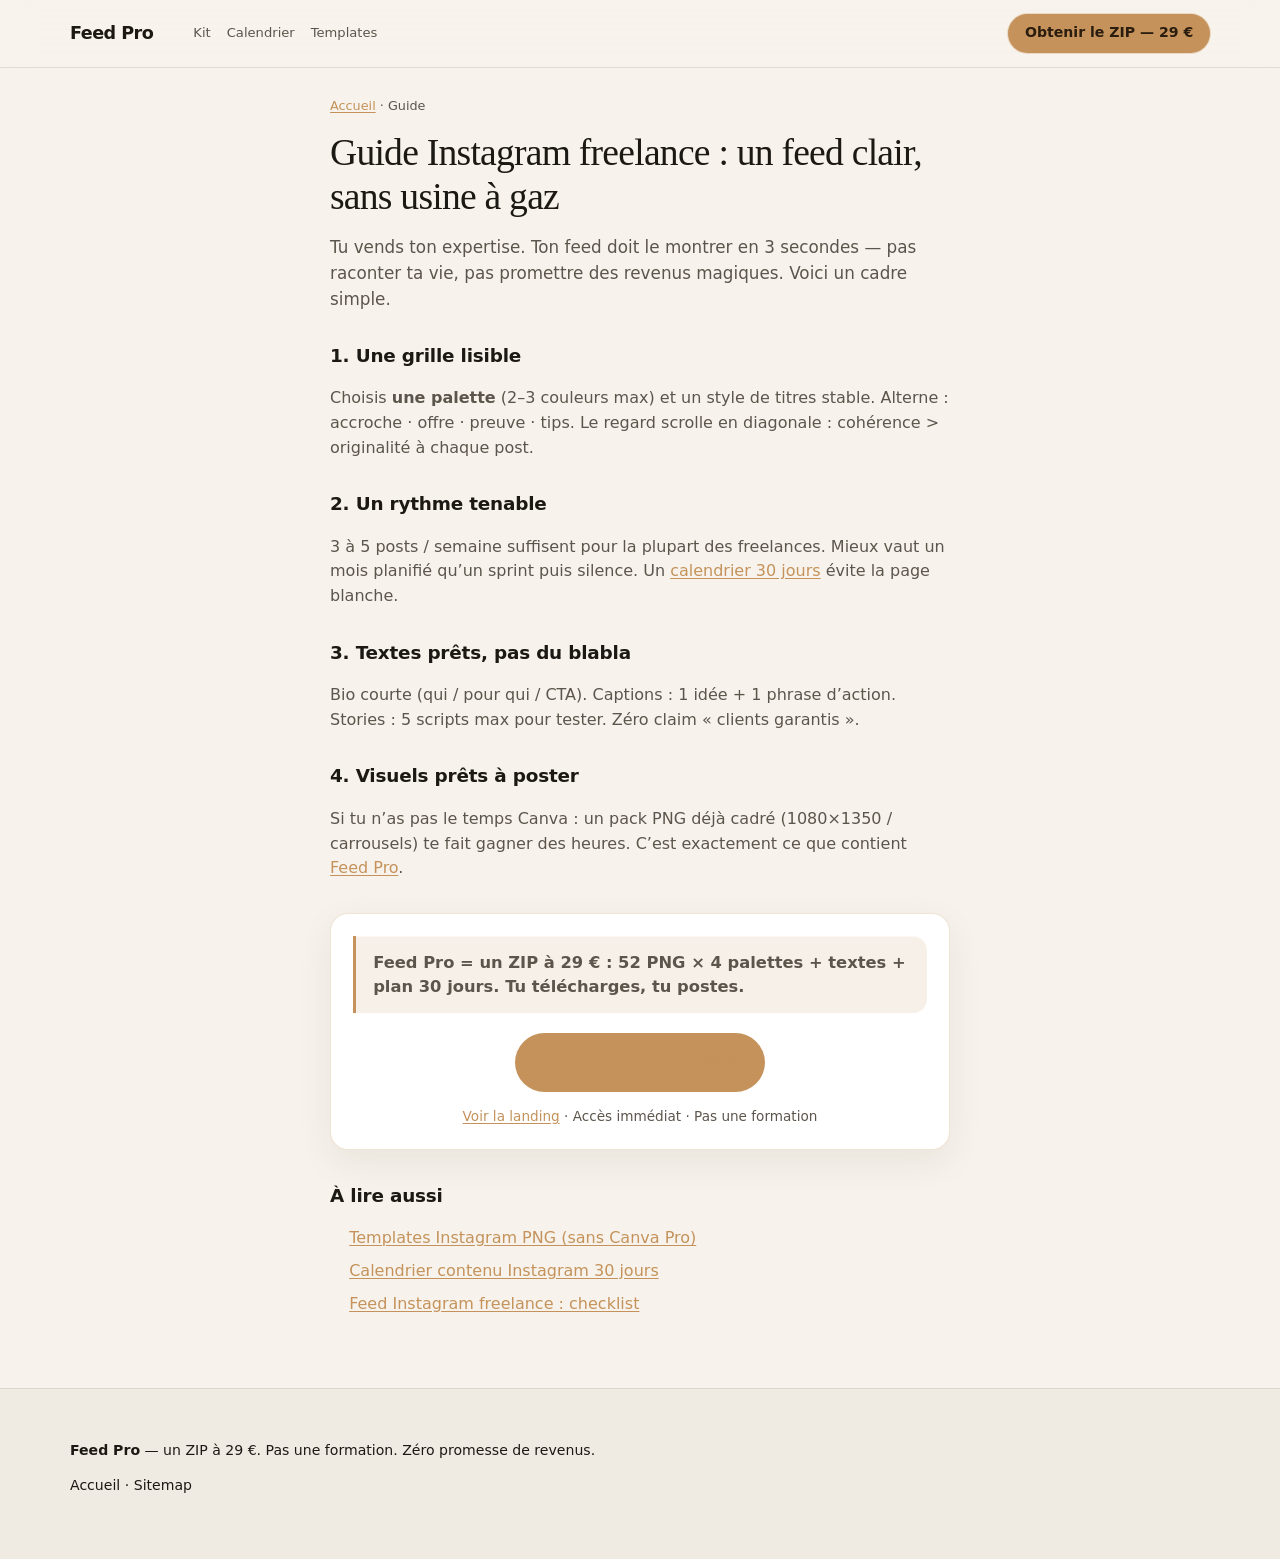
<file: guide-instagram-freelance/index.html>
<!DOCTYPE html>
<html lang="fr">
<head>
  <meta charset="utf-8" />
  <meta name="viewport" content="width=device-width, initial-scale=1" />
  <title>Guide Instagram freelance : feed clair sans passer des heures — Feed Pro</title>
  <meta name="description" content="Guide court pour freelances FR : comment structurer un feed Instagram pro (grille, rythme, textes) sans formation longue. Lien vers le kit ZIP Feed Pro 29 €." />
  <link rel="canonical" href="https://feed-pro-fr.vercel.app/guide-instagram-freelance" />
  <meta property="og:title" content="Guide Instagram freelance — Feed Pro" />
  <meta property="og:description" content="Structurer un feed Instagram clair : grille, rythme, textes. Kit ZIP prêt à poster." />
  <meta property="og:url" content="https://feed-pro-fr.vercel.app/guide-instagram-freelance" />
  <meta property="og:image" content="https://feed-pro-fr.vercel.app/assets/og-feed-pro.png" />
  <meta name="twitter:card" content="summary_large_image" />
  <link rel="stylesheet" href="/styles.css" />
</head>
<body>
  <header class="nav">
    <div class="container nav-inner">
      <a class="logo" href="/">Feed <span>Pro</span></a>
      <nav class="nav-links" aria-label="Guides">
        <a href="/kit-feed-instagram">Kit</a>
        <a href="/calendrier-contenu-instagram">Calendrier</a>
        <a href="/templates-instagram-canva-png">Templates</a>
      </nav>
      <a class="nav-cta" href="https://payhip.com/b/SoUNM">Obtenir le ZIP — 29 €</a>
    </div>
  </header>
  <main class="article-wrap">
    <article class="container narrow article">
      <p class="breadcrumb"><a href="/">Accueil</a> · Guide</p>
      <h1>Guide Instagram freelance : un feed clair, sans usine à gaz</h1>
      <p class="lede">Tu vends ton expertise. Ton feed doit le montrer en 3 secondes — pas raconter ta vie, pas promettre des revenus magiques. Voici un cadre simple.</p>

      <h2>1. Une grille lisible</h2>
      <p>Choisis <strong>une palette</strong> (2–3 couleurs max) et un style de titres stable. Alterne : accroche · offre · preuve · tips. Le regard scrolle en diagonale : cohérence > originalité à chaque post.</p>

      <h2>2. Un rythme tenable</h2>
      <p>3 à 5 posts / semaine suffisent pour la plupart des freelances. Mieux vaut un mois planifié qu’un sprint puis silence. Un <a href="/calendrier-contenu-instagram">calendrier 30 jours</a> évite la page blanche.</p>

      <h2>3. Textes prêts, pas du blabla</h2>
      <p>Bio courte (qui / pour qui / CTA). Captions : 1 idée + 1 phrase d’action. Stories : 5 scripts max pour tester. Zéro claim « clients garantis ».</p>

      <h2>4. Visuels prêts à poster</h2>
      <p>Si tu n’as pas le temps Canva : un pack PNG déjà cadré (1080×1350 / carrousels) te fait gagner des heures. C’est exactement ce que contient <a href="/kit-feed-instagram">Feed Pro</a>.</p>

      <div class="article-cta">
        <p class="product-truth">Feed Pro = un ZIP à 29 € : 52 PNG × 4 palettes + textes + plan 30 jours. Tu télécharges, tu postes.</p>
        <a class="btn btn-primary btn-lg" href="https://payhip.com/b/SoUNM">Obtenir le ZIP — 29 €</a>
        <p class="reassure"><a href="/">Voir la landing</a> · Accès immédiat · Pas une formation</p>
      </div>

      <h2>À lire aussi</h2>
      <ul class="related">
        <li><a href="/templates-instagram-canva-png">Templates Instagram PNG (sans Canva Pro)</a></li>
        <li><a href="/calendrier-contenu-instagram">Calendrier contenu Instagram 30 jours</a></li>
        <li><a href="/feed-instagram-freelance">Feed Instagram freelance : checklist</a></li>
      </ul>
    </article>
  </main>
  <footer>
    <div class="container">
      <p><strong>Feed Pro</strong> — un ZIP à 29 €. Pas une formation. Zéro promesse de revenus.</p>
      <p><a href="/">Accueil</a> · <a href="/sitemap.xml">Sitemap</a></p>
    </div>
  </footer>
  <div class="sticky-bar" aria-label="CTA">
    <span class="sticky-bar-text">ZIP prêt à poster · 29 €</span>
    <a class="btn btn-primary" href="https://payhip.com/b/SoUNM">Obtenir le ZIP</a>
  </div>
</body>
</html>
</file>
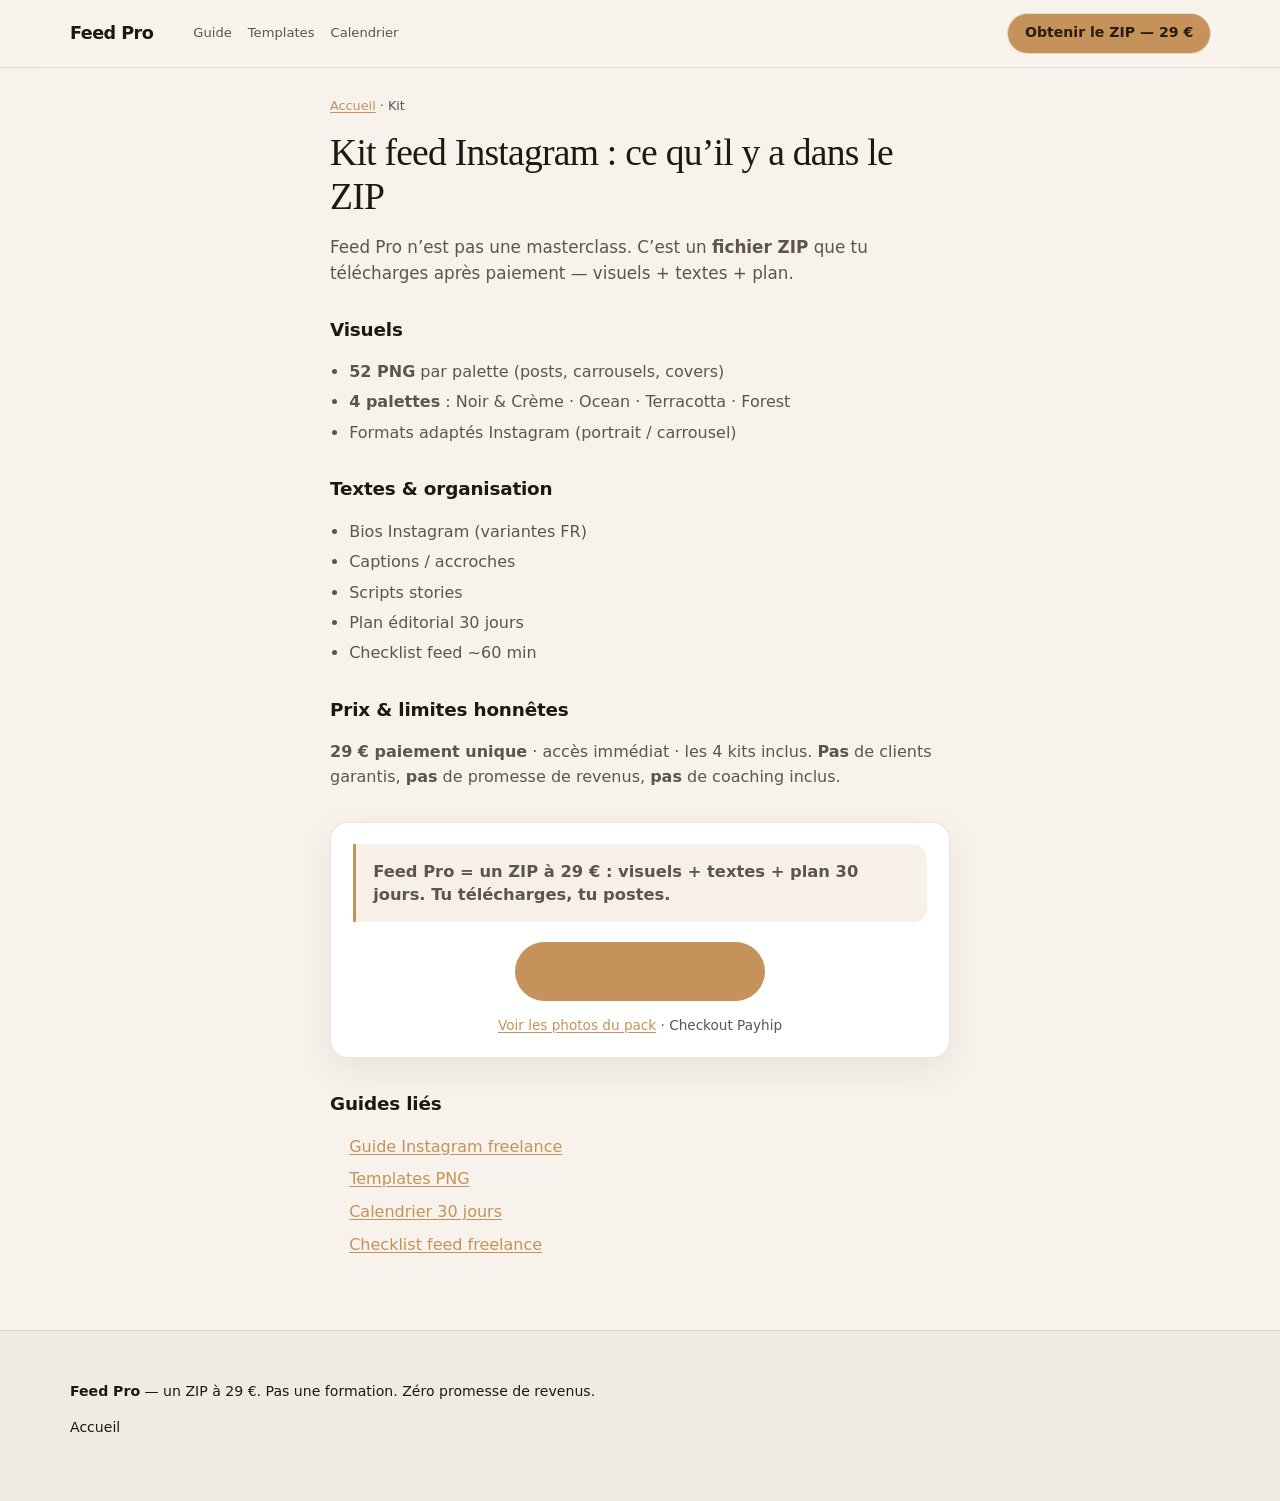
<file: kit-feed-instagram/index.html>
<!DOCTYPE html>
<html lang="fr">
<head>
  <meta charset="utf-8" />
  <meta name="viewport" content="width=device-width, initial-scale=1" />
  <title>Kit feed Instagram freelance — contenu du ZIP Feed Pro 29 €</title>
  <meta name="description" content="Kit feed Instagram : 52 PNG × 4 palettes, textes (bios, captions, stories), plan 30 jours, checklist 60 min. ZIP 29 €, téléchargement immédiat." />
  <link rel="canonical" href="https://feed-pro-fr.vercel.app/kit-feed-instagram" />
  <meta property="og:title" content="Kit feed Instagram — Feed Pro 29 €" />
  <meta property="og:description" content="Tout le contenu du ZIP : PNG, textes, plan 30 jours. Tu télécharges, tu postes." />
  <meta property="og:url" content="https://feed-pro-fr.vercel.app/kit-feed-instagram" />
  <meta property="og:image" content="https://feed-pro-fr.vercel.app/assets/og-feed-pro.png" />
  <meta name="twitter:card" content="summary_large_image" />
  <link rel="stylesheet" href="/styles.css" />
</head>
<body>
  <header class="nav">
    <div class="container nav-inner">
      <a class="logo" href="/">Feed <span>Pro</span></a>
      <nav class="nav-links" aria-label="Guides">
        <a href="/guide-instagram-freelance">Guide</a>
        <a href="/templates-instagram-canva-png">Templates</a>
        <a href="/calendrier-contenu-instagram">Calendrier</a>
      </nav>
      <a class="nav-cta" href="https://payhip.com/b/SoUNM">Obtenir le ZIP — 29 €</a>
    </div>
  </header>
  <main class="article-wrap">
    <article class="container narrow article">
      <p class="breadcrumb"><a href="/">Accueil</a> · Kit</p>
      <h1>Kit feed Instagram : ce qu’il y a dans le ZIP</h1>
      <p class="lede">Feed Pro n’est pas une masterclass. C’est un <strong>fichier ZIP</strong> que tu télécharges après paiement — visuels + textes + plan.</p>

      <h2>Visuels</h2>
      <ul>
        <li><strong>52 PNG</strong> par palette (posts, carrousels, covers)</li>
        <li><strong>4 palettes</strong> : Noir &amp; Crème · Ocean · Terracotta · Forest</li>
        <li>Formats adaptés Instagram (portrait / carrousel)</li>
      </ul>

      <h2>Textes &amp; organisation</h2>
      <ul>
        <li>Bios Instagram (variantes FR)</li>
        <li>Captions / accroches</li>
        <li>Scripts stories</li>
        <li>Plan éditorial 30 jours</li>
        <li>Checklist feed ~60 min</li>
      </ul>

      <h2>Prix &amp; limites honnêtes</h2>
      <p><strong>29 € paiement unique</strong> · accès immédiat · les 4 kits inclus. <strong>Pas</strong> de clients garantis, <strong>pas</strong> de promesse de revenus, <strong>pas</strong> de coaching inclus.</p>

      <div class="article-cta">
        <p class="product-truth">Feed Pro = un ZIP à 29 € : visuels + textes + plan 30 jours. Tu télécharges, tu postes.</p>
        <a class="btn btn-primary btn-lg" href="https://payhip.com/b/SoUNM">Obtenir le ZIP — 29 €</a>
        <p class="reassure"><a href="/#galerie">Voir les photos du pack</a> · Checkout Payhip</p>
      </div>

      <h2>Guides liés</h2>
      <ul class="related">
        <li><a href="/guide-instagram-freelance">Guide Instagram freelance</a></li>
        <li><a href="/templates-instagram-canva-png">Templates PNG</a></li>
        <li><a href="/calendrier-contenu-instagram">Calendrier 30 jours</a></li>
        <li><a href="/feed-instagram-freelance">Checklist feed freelance</a></li>
      </ul>
    </article>
  </main>
  <footer>
    <div class="container">
      <p><strong>Feed Pro</strong> — un ZIP à 29 €. Pas une formation. Zéro promesse de revenus.</p>
      <p><a href="/">Accueil</a></p>
    </div>
  </footer>
  <div class="sticky-bar" aria-label="CTA">
    <span class="sticky-bar-text">Kit complet · 29 €</span>
    <a class="btn btn-primary" href="https://payhip.com/b/SoUNM">Obtenir le ZIP</a>
  </div>
</body>
</html>
</file>
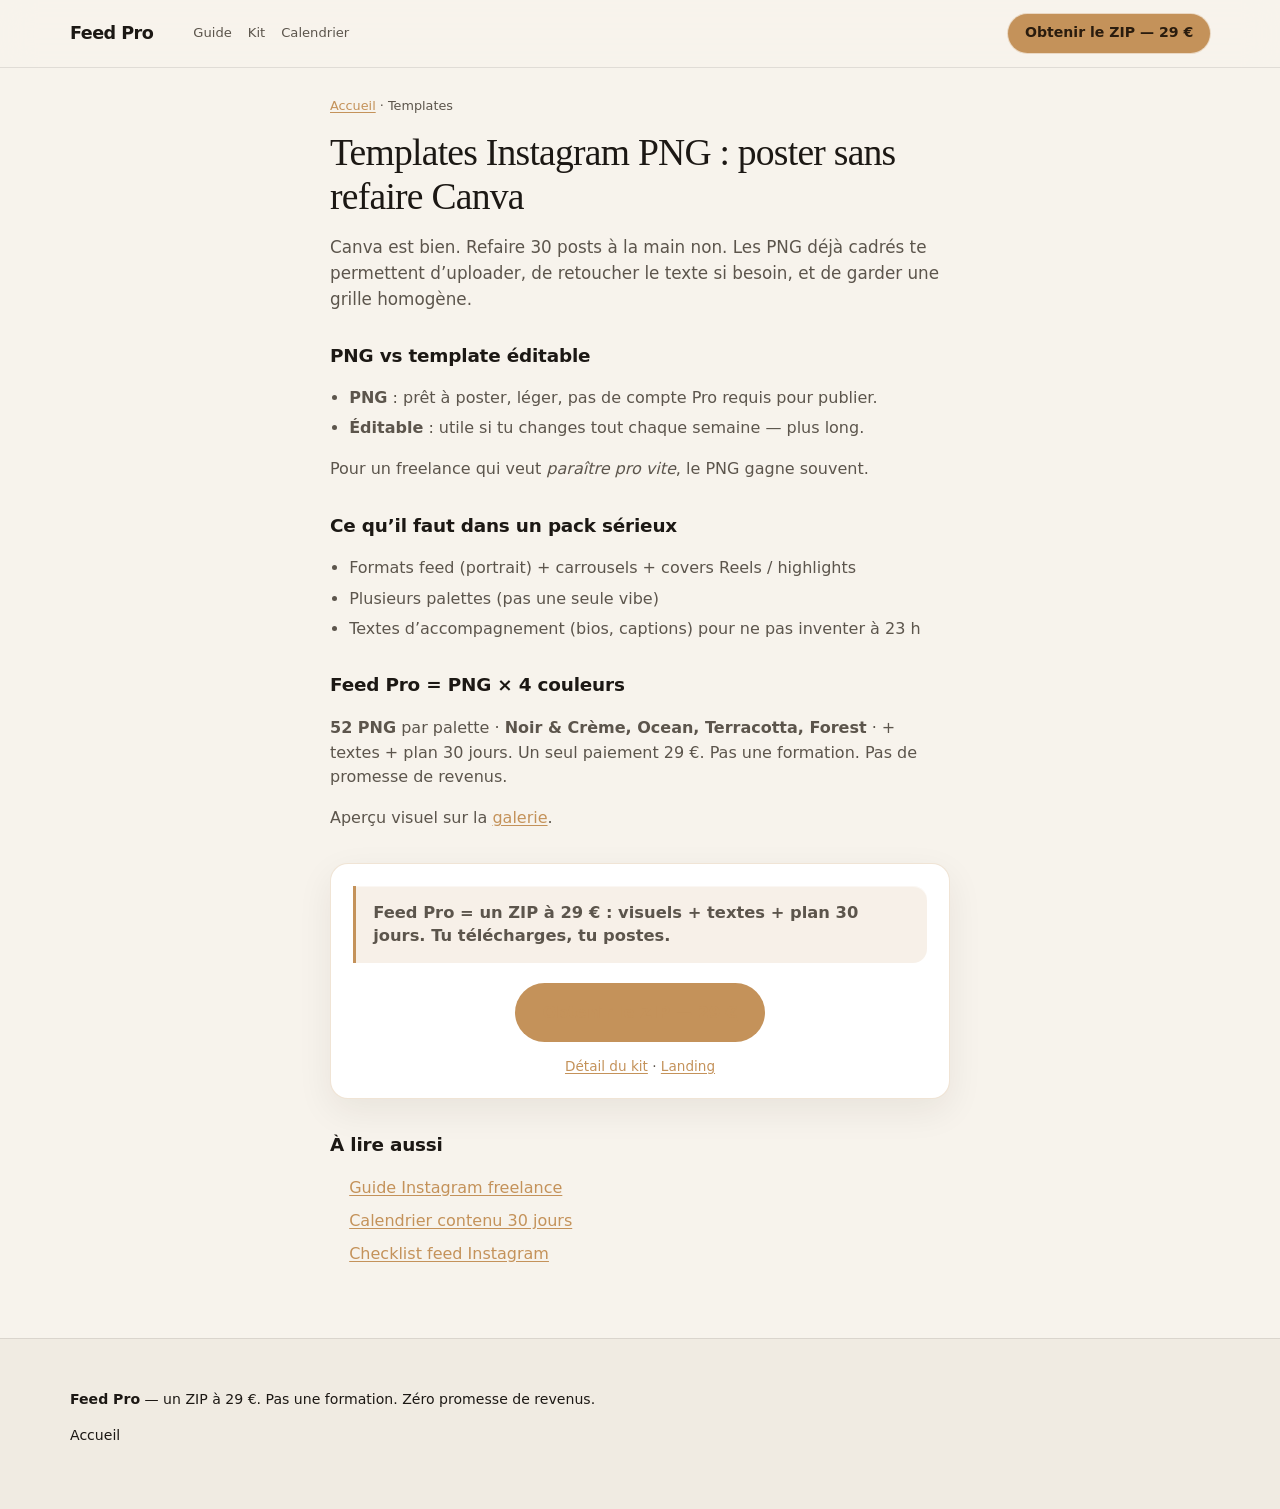
<file: templates-instagram-canva-png/index.html>
<!DOCTYPE html>
<html lang="fr">
<head>
  <meta charset="utf-8" />
  <meta name="viewport" content="width=device-width, initial-scale=1" />
  <title>Templates Instagram PNG (FR) — sans Canva Pro — Feed Pro</title>
  <meta name="description" content="Templates Instagram en PNG prêts à uploader : posts, carrousels, covers. Pour freelances FR qui veulent un feed cohérent sans refaire Canva à chaque fois." />
  <link rel="canonical" href="https://feed-pro-fr.vercel.app/templates-instagram-canva-png" />
  <meta property="og:title" content="Templates Instagram PNG — Feed Pro" />
  <meta property="og:description" content="52 PNG × 4 palettes. Upload direct Instagram. ZIP 29 €." />
  <meta property="og:url" content="https://feed-pro-fr.vercel.app/templates-instagram-canva-png" />
  <meta property="og:image" content="https://feed-pro-fr.vercel.app/assets/og-feed-pro.png" />
  <meta name="twitter:card" content="summary_large_image" />
  <link rel="stylesheet" href="/styles.css" />
</head>
<body>
  <header class="nav">
    <div class="container nav-inner">
      <a class="logo" href="/">Feed <span>Pro</span></a>
      <nav class="nav-links" aria-label="Guides">
        <a href="/guide-instagram-freelance">Guide</a>
        <a href="/kit-feed-instagram">Kit</a>
        <a href="/calendrier-contenu-instagram">Calendrier</a>
      </nav>
      <a class="nav-cta" href="https://payhip.com/b/SoUNM">Obtenir le ZIP — 29 €</a>
    </div>
  </header>
  <main class="article-wrap">
    <article class="container narrow article">
      <p class="breadcrumb"><a href="/">Accueil</a> · Templates</p>
      <h1>Templates Instagram PNG : poster sans refaire Canva</h1>
      <p class="lede">Canva est bien. Refaire 30 posts à la main non. Les PNG déjà cadrés te permettent d’uploader, de retoucher le texte si besoin, et de garder une grille homogène.</p>

      <h2>PNG vs template éditable</h2>
      <ul>
        <li><strong>PNG</strong> : prêt à poster, léger, pas de compte Pro requis pour publier.</li>
        <li><strong>Éditable</strong> : utile si tu changes tout chaque semaine — plus long.</li>
      </ul>
      <p>Pour un freelance qui veut <em>paraître pro vite</em>, le PNG gagne souvent.</p>

      <h2>Ce qu’il faut dans un pack sérieux</h2>
      <ul>
        <li>Formats feed (portrait) + carrousels + covers Reels / highlights</li>
        <li>Plusieurs palettes (pas une seule vibe)</li>
        <li>Textes d’accompagnement (bios, captions) pour ne pas inventer à 23 h</li>
      </ul>

      <h2>Feed Pro = PNG × 4 couleurs</h2>
      <p><strong>52 PNG</strong> par palette · <strong>Noir &amp; Crème, Ocean, Terracotta, Forest</strong> · + textes + plan 30 jours. Un seul paiement 29 €. Pas une formation. Pas de promesse de revenus.</p>
      <p>Aperçu visuel sur la <a href="/#galerie">galerie</a>.</p>

      <div class="article-cta">
        <p class="product-truth">Feed Pro = un ZIP à 29 € : visuels + textes + plan 30 jours. Tu télécharges, tu postes.</p>
        <a class="btn btn-primary btn-lg" href="https://payhip.com/b/SoUNM">Obtenir le ZIP — 29 €</a>
        <p class="reassure"><a href="/kit-feed-instagram">Détail du kit</a> · <a href="/">Landing</a></p>
      </div>

      <h2>À lire aussi</h2>
      <ul class="related">
        <li><a href="/guide-instagram-freelance">Guide Instagram freelance</a></li>
        <li><a href="/calendrier-contenu-instagram">Calendrier contenu 30 jours</a></li>
        <li><a href="/feed-instagram-freelance">Checklist feed Instagram</a></li>
      </ul>
    </article>
  </main>
  <footer>
    <div class="container">
      <p><strong>Feed Pro</strong> — un ZIP à 29 €. Pas une formation. Zéro promesse de revenus.</p>
      <p><a href="/">Accueil</a></p>
    </div>
  </footer>
  <div class="sticky-bar" aria-label="CTA">
    <span class="sticky-bar-text">52 PNG × 4 palettes · 29 €</span>
    <a class="btn btn-primary" href="https://payhip.com/b/SoUNM">Obtenir le ZIP</a>
  </div>
</body>
</html>
</file>
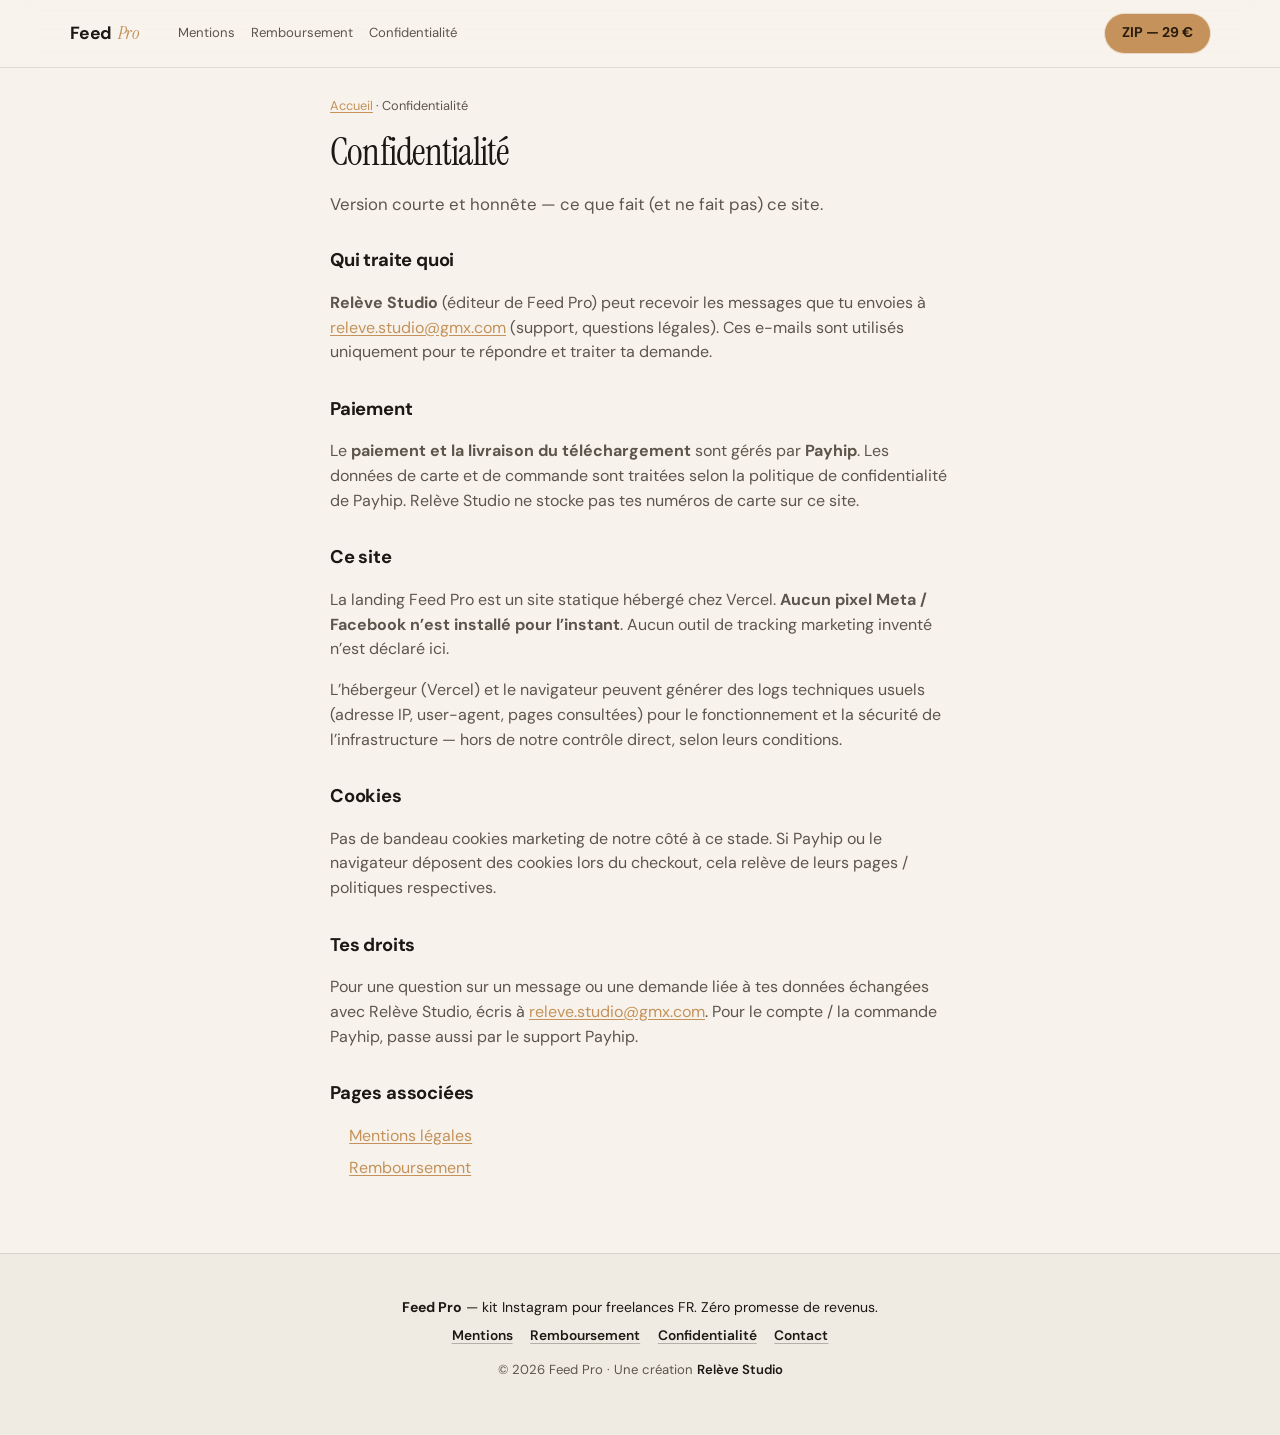
<file: confidentialite.html>
<!DOCTYPE html>
<html lang="fr">
<head>
  <meta charset="utf-8" />
  <meta name="viewport" content="width=device-width, initial-scale=1" />
  <title>Confidentialité — Feed Pro</title>
  <meta name="description" content="Politique de confidentialité courte de Feed Pro / Relève Studio." />
  <meta name="theme-color" content="#f7f3ec" />
  <link rel="canonical" href="https://feed-pro-fr.vercel.app/confidentialite" />
  <link rel="icon" href="/favicon.ico" sizes="any" />
  <link rel="icon" type="image/png" href="/favicon.png" />
  <link rel="apple-touch-icon" href="/apple-touch-icon.png" />
  <link rel="preconnect" href="https://fonts.googleapis.com" />
  <link rel="preconnect" href="https://fonts.gstatic.com" crossorigin />
  <link href="https://fonts.googleapis.com/css2?family=DM+Sans:ital,opsz,wght@0,9..40,400;0,9..40,500;0,9..40,600;0,9..40,700;1,9..40,400&family=Instrument+Serif:ital@0;1&display=swap" rel="stylesheet" />
  <link rel="stylesheet" href="/styles.css" />
</head>
<body>
  <header class="nav">
    <div class="container nav-inner">
      <a class="logo" href="/">Feed <em>Pro</em></a>
      <nav class="nav-links" aria-label="Légal">
        <a href="/mentions-legales">Mentions</a>
        <a href="/remboursement">Remboursement</a>
        <a href="/confidentialite">Confidentialité</a>
      </nav>
      <a class="nav-cta" href="https://payhip.com/b/SoUNM">ZIP — 29&nbsp;€</a>
    </div>
  </header>

  <main class="article-wrap">
    <article class="container narrow article">
      <p class="breadcrumb"><a href="/">Accueil</a> · Confidentialité</p>
      <h1>Confidentialité</h1>
      <p class="lede">Version courte et honnête — ce que fait (et ne fait pas) ce site.</p>

      <h2>Qui traite quoi</h2>
      <p><strong>Relève Studio</strong> (éditeur de Feed Pro) peut recevoir les messages que tu envoies à <a href="mailto:releve.studio@gmx.com">releve.studio@gmx.com</a> (support, questions légales). Ces e-mails sont utilisés uniquement pour te répondre et traiter ta demande.</p>

      <h2>Paiement</h2>
      <p>Le <strong>paiement et la livraison du téléchargement</strong> sont gérés par <strong>Payhip</strong>. Les données de carte et de commande sont traitées selon la politique de confidentialité de Payhip. Relève Studio ne stocke pas tes numéros de carte sur ce site.</p>

      <h2>Ce site</h2>
      <p>La landing Feed Pro est un site statique hébergé chez Vercel. <strong>Aucun pixel Meta / Facebook n’est installé pour l’instant</strong>. Aucun outil de tracking marketing inventé n’est déclaré ici.</p>
      <p>L’hébergeur (Vercel) et le navigateur peuvent générer des logs techniques usuels (adresse IP, user-agent, pages consultées) pour le fonctionnement et la sécurité de l’infrastructure — hors de notre contrôle direct, selon leurs conditions.</p>

      <h2>Cookies</h2>
      <p>Pas de bandeau cookies marketing de notre côté à ce stade. Si Payhip ou le navigateur déposent des cookies lors du checkout, cela relève de leurs pages / politiques respectives.</p>

      <h2>Tes droits</h2>
      <p>Pour une question sur un message ou une demande liée à tes données échangées avec Relève Studio, écris à <a href="mailto:releve.studio@gmx.com">releve.studio@gmx.com</a>. Pour le compte / la commande Payhip, passe aussi par le support Payhip.</p>

      <h2>Pages associées</h2>
      <ul class="related">
        <li><a href="/mentions-legales">Mentions légales</a></li>
        <li><a href="/remboursement">Remboursement</a></li>
      </ul>
    </article>
  </main>

  <footer>
    <div class="container footer-inner">
      <p><strong>Feed Pro</strong> — kit Instagram pour freelances FR. Zéro promesse de revenus.</p>
      <p class="footer-links footer-links-legal">
        <a href="/mentions-legales">Mentions</a>
        <a href="/remboursement">Remboursement</a>
        <a href="/confidentialite">Confidentialité</a>
        <a href="mailto:releve.studio@gmx.com">Contact</a>
      </p>
      <p class="footer-copy">© 2026 Feed Pro · Une création <span class="brand-soft">Relève Studio</span></p>
    </div>
  </footer>
</body>
</html>
</file>
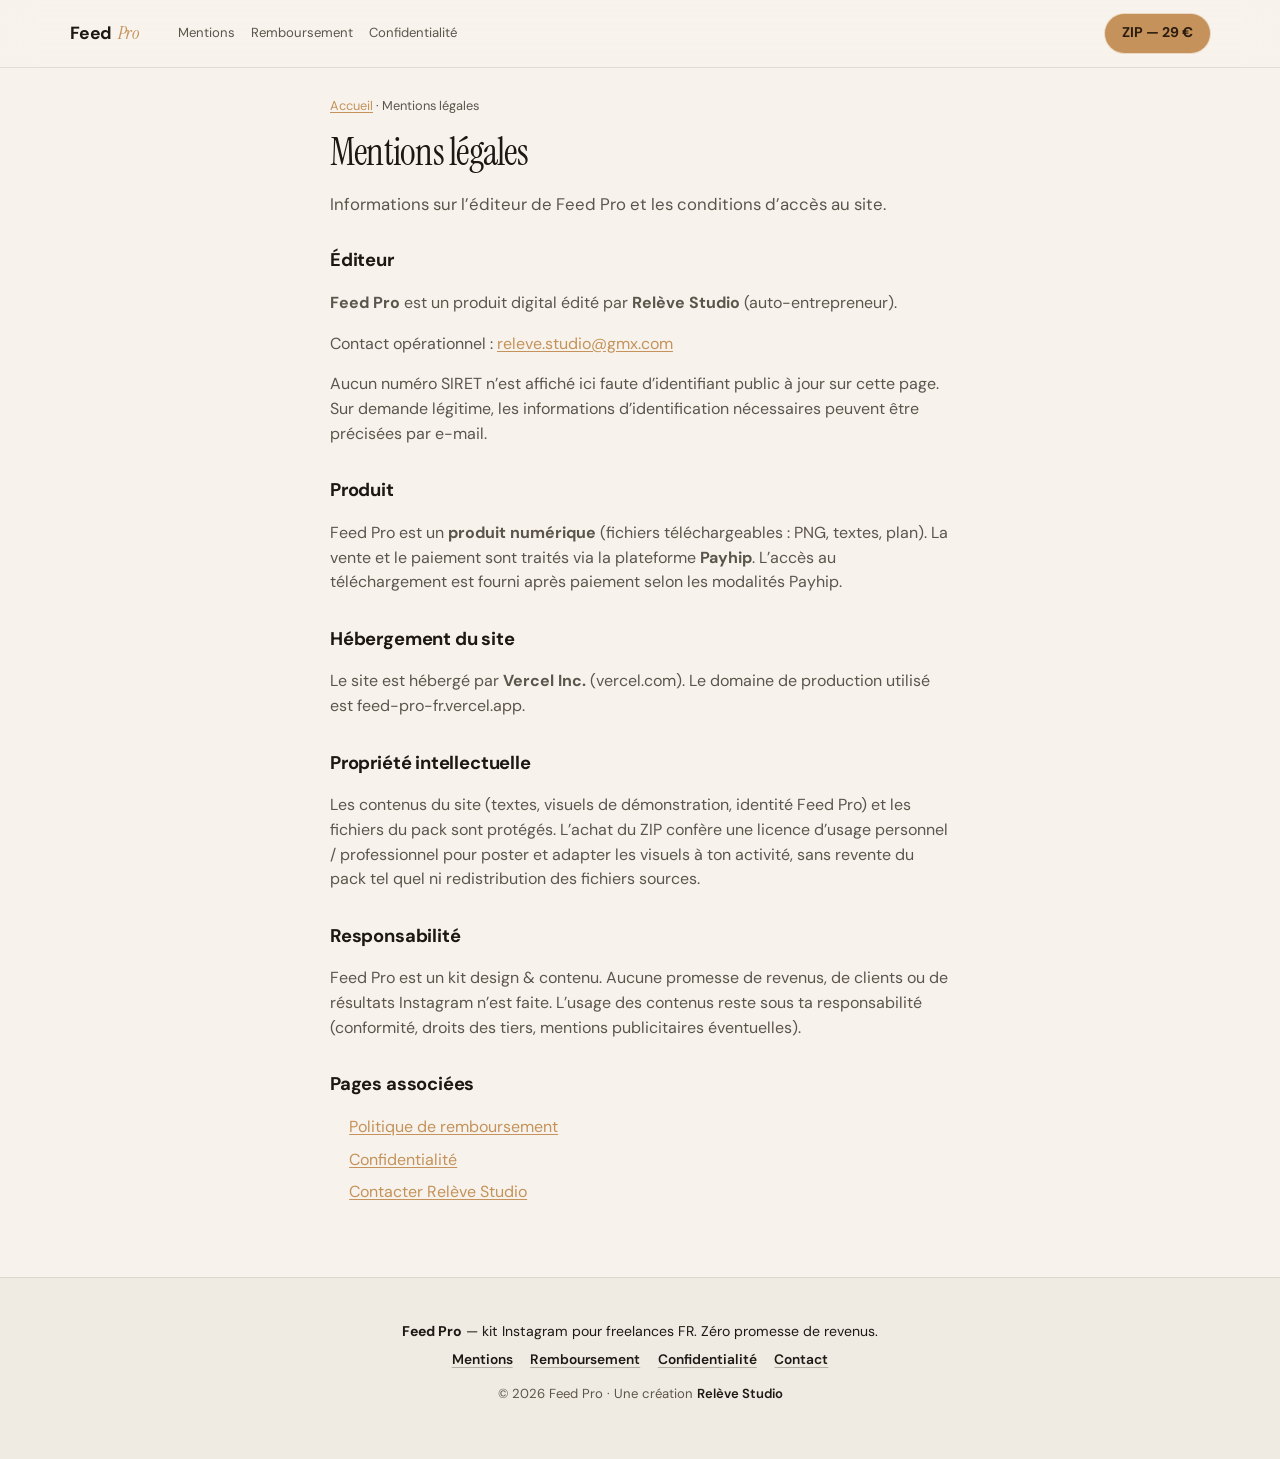
<file: mentions-legales.html>
<!DOCTYPE html>
<html lang="fr">
<head>
  <meta charset="utf-8" />
  <meta name="viewport" content="width=device-width, initial-scale=1" />
  <title>Mentions légales — Feed Pro</title>
  <meta name="description" content="Mentions légales de Feed Pro, produit digital édité par Relève Studio." />
  <meta name="theme-color" content="#f7f3ec" />
  <link rel="canonical" href="https://feed-pro-fr.vercel.app/mentions-legales" />
  <link rel="icon" href="/favicon.ico" sizes="any" />
  <link rel="icon" type="image/png" href="/favicon.png" />
  <link rel="apple-touch-icon" href="/apple-touch-icon.png" />
  <link rel="preconnect" href="https://fonts.googleapis.com" />
  <link rel="preconnect" href="https://fonts.gstatic.com" crossorigin />
  <link href="https://fonts.googleapis.com/css2?family=DM+Sans:ital,opsz,wght@0,9..40,400;0,9..40,500;0,9..40,600;0,9..40,700;1,9..40,400&family=Instrument+Serif:ital@0;1&display=swap" rel="stylesheet" />
  <link rel="stylesheet" href="/styles.css" />
</head>
<body>
  <header class="nav">
    <div class="container nav-inner">
      <a class="logo" href="/">Feed <em>Pro</em></a>
      <nav class="nav-links" aria-label="Légal">
        <a href="/mentions-legales">Mentions</a>
        <a href="/remboursement">Remboursement</a>
        <a href="/confidentialite">Confidentialité</a>
      </nav>
      <a class="nav-cta" href="https://payhip.com/b/SoUNM">ZIP — 29&nbsp;€</a>
    </div>
  </header>

  <main class="article-wrap">
    <article class="container narrow article">
      <p class="breadcrumb"><a href="/">Accueil</a> · Mentions légales</p>
      <h1>Mentions légales</h1>
      <p class="lede">Informations sur l’éditeur de Feed Pro et les conditions d’accès au site.</p>

      <h2>Éditeur</h2>
      <p><strong>Feed Pro</strong> est un produit digital édité par <strong>Relève Studio</strong> (auto-entrepreneur).</p>
      <p>Contact opérationnel : <a href="mailto:releve.studio@gmx.com">releve.studio@gmx.com</a></p>
      <p>Aucun numéro SIRET n’est affiché ici faute d’identifiant public à jour sur cette page. Sur demande légitime, les informations d’identification nécessaires peuvent être précisées par e-mail.</p>

      <h2>Produit</h2>
      <p>Feed Pro est un <strong>produit numérique</strong> (fichiers téléchargeables : PNG, textes, plan). La vente et le paiement sont traités via la plateforme <strong>Payhip</strong>. L’accès au téléchargement est fourni après paiement selon les modalités Payhip.</p>

      <h2>Hébergement du site</h2>
      <p>Le site est hébergé par <strong>Vercel Inc.</strong> (vercel.com). Le domaine de production utilisé est feed-pro-fr.vercel.app.</p>

      <h2>Propriété intellectuelle</h2>
      <p>Les contenus du site (textes, visuels de démonstration, identité Feed Pro) et les fichiers du pack sont protégés. L’achat du ZIP confère une licence d’usage personnel / professionnel pour poster et adapter les visuels à ton activité, sans revente du pack tel quel ni redistribution des fichiers sources.</p>

      <h2>Responsabilité</h2>
      <p>Feed Pro est un kit design &amp; contenu. Aucune promesse de revenus, de clients ou de résultats Instagram n’est faite. L’usage des contenus reste sous ta responsabilité (conformité, droits des tiers, mentions publicitaires éventuelles).</p>

      <h2>Pages associées</h2>
      <ul class="related">
        <li><a href="/remboursement">Politique de remboursement</a></li>
        <li><a href="/confidentialite">Confidentialité</a></li>
        <li><a href="mailto:releve.studio@gmx.com">Contacter Relève Studio</a></li>
      </ul>
    </article>
  </main>

  <footer>
    <div class="container footer-inner">
      <p><strong>Feed Pro</strong> — kit Instagram pour freelances FR. Zéro promesse de revenus.</p>
      <p class="footer-links footer-links-legal">
        <a href="/mentions-legales">Mentions</a>
        <a href="/remboursement">Remboursement</a>
        <a href="/confidentialite">Confidentialité</a>
        <a href="mailto:releve.studio@gmx.com">Contact</a>
      </p>
      <p class="footer-copy">© 2026 Feed Pro · Une création <span class="brand-soft">Relève Studio</span></p>
    </div>
  </footer>
</body>
</html>
</file>
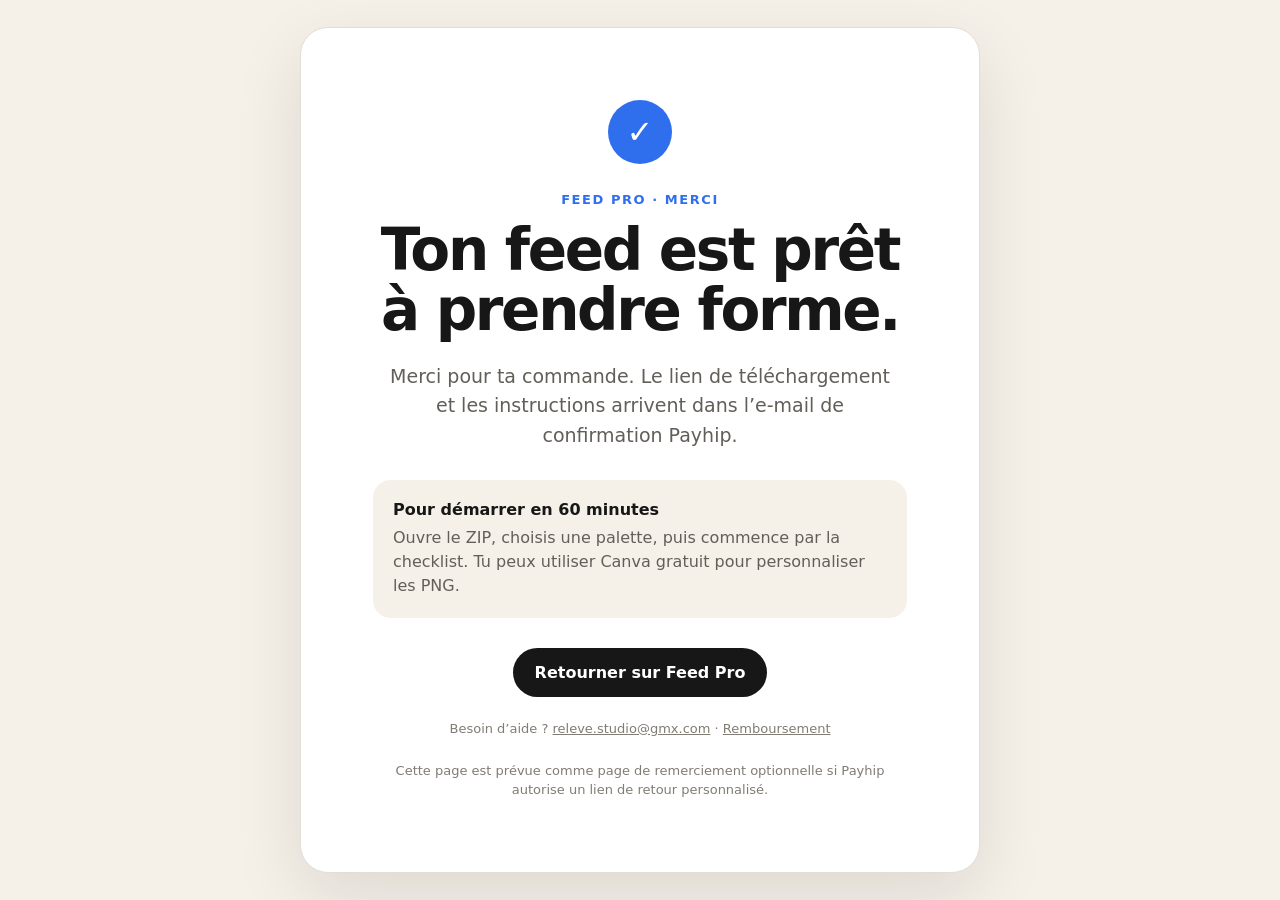
<file: merci.html>
<!doctype html>
<html lang="fr">
<head>
  <meta charset="utf-8">
  <meta name="viewport" content="width=device-width, initial-scale=1">
  <title>Merci — Feed Pro</title>
  <link rel="icon" href="/favicon.ico" sizes="any" />
  <link rel="icon" type="image/png" href="/favicon.png" />
  <link rel="apple-touch-icon" href="/apple-touch-icon.png" />
  <meta name="description" content="Merci pour ta commande Feed Pro. Télécharge ton ZIP et commence par la checklist 60 minutes.">
  <style>
    :root { color-scheme: light; --ink:#171717; --cream:#f5f0e8; --blue:#2f6fed; --muted:#625f59; }
    * { box-sizing:border-box; }
    body { margin:0; min-height:100vh; display:grid; place-items:center; padding:24px; background:var(--cream); color:var(--ink); font-family:Inter, ui-sans-serif, system-ui, -apple-system, BlinkMacSystemFont, "Segoe UI", sans-serif; }
    main { width:min(680px,100%); padding:clamp(32px,7vw,72px); background:#fff; border:1px solid #e2ddd5; border-radius:28px; box-shadow:0 24px 70px rgba(23,23,23,.10); text-align:center; }
    .mark { width:64px; height:64px; margin:0 auto 28px; display:grid; place-items:center; border-radius:50%; background:var(--blue); color:#fff; font-size:32px; font-weight:800; }
    .eyebrow { margin:0 0 14px; color:var(--blue); font-size:13px; font-weight:800; letter-spacing:.12em; text-transform:uppercase; }
    h1 { margin:0; font-size:clamp(36px,7vw,58px); line-height:1.02; letter-spacing:-.04em; }
    .lead { margin:22px auto 0; max-width:510px; color:var(--muted); font-size:19px; line-height:1.55; }
    .next { margin:30px 0; padding:20px; border-radius:18px; background:var(--cream); text-align:left; }
    .next strong { display:block; margin-bottom:7px; }
    .next p { margin:0; color:var(--muted); line-height:1.5; }
    a { color:inherit; }
    .btn { display:inline-block; padding:15px 22px; border-radius:999px; background:var(--ink); color:#fff; font-weight:750; text-decoration:none; }
    .small { margin:22px 0 0; color:#817c74; font-size:13px; line-height:1.5; }
  </style>
</head>
<body>
  <main>
    <div class="mark" aria-hidden="true">✓</div>
    <p class="eyebrow">Feed Pro · merci</p>
    <h1>Ton feed est prêt à prendre forme.</h1>
    <p class="lead">Merci pour ta commande. Le lien de téléchargement et les instructions arrivent dans l’e-mail de confirmation Payhip.</p>
    <div class="next">
      <strong>Pour démarrer en 60 minutes</strong>
      <p>Ouvre le ZIP, choisis une palette, puis commence par la checklist. Tu peux utiliser Canva gratuit pour personnaliser les PNG.</p>
    </div>
    <a class="btn" href="/">Retourner sur Feed Pro</a>
    <p class="small">Besoin d’aide&nbsp;? <a href="mailto:releve.studio@gmx.com">releve.studio@gmx.com</a> · <a href="/remboursement">Remboursement</a></p>
    <p class="small">Cette page est prévue comme page de remerciement optionnelle si Payhip autorise un lien de retour personnalisé.</p>
  </main>
</body>
</html>
</file>
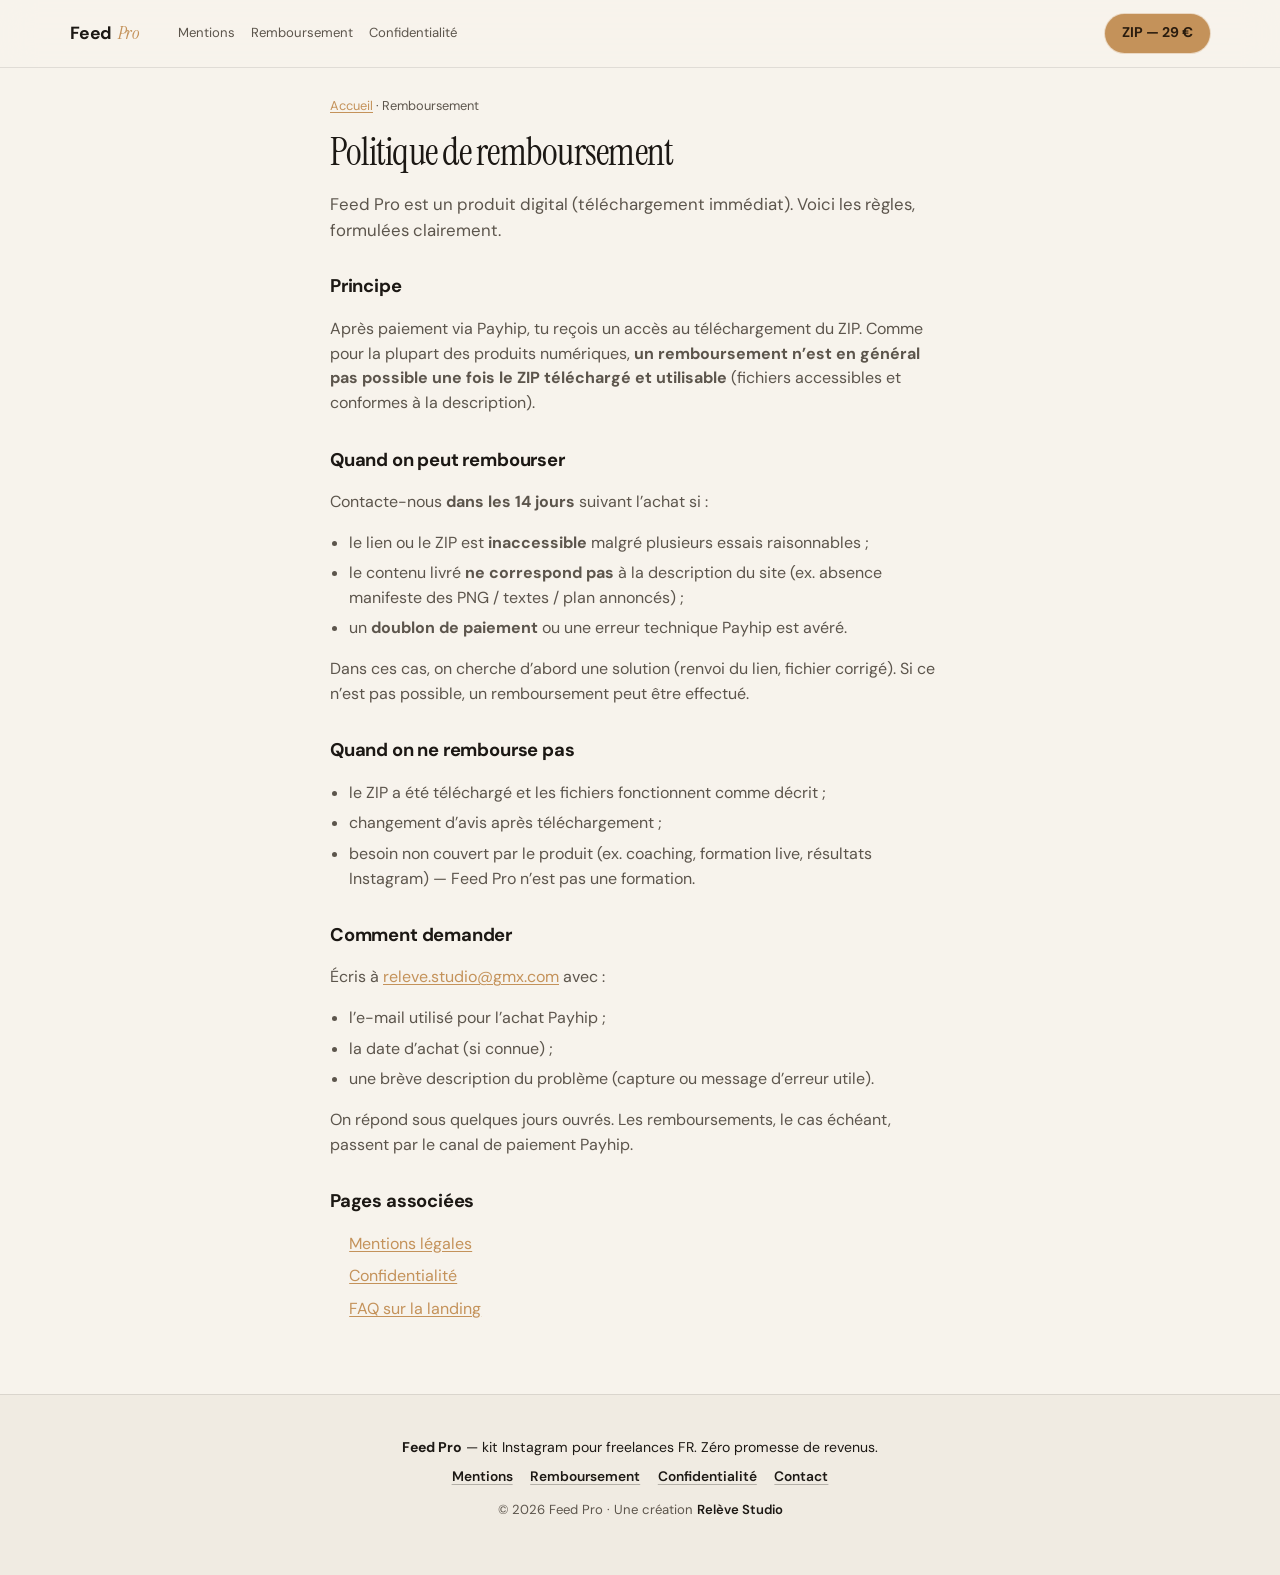
<file: remboursement.html>
<!DOCTYPE html>
<html lang="fr">
<head>
  <meta charset="utf-8" />
  <meta name="viewport" content="width=device-width, initial-scale=1" />
  <title>Politique de remboursement — Feed Pro</title>
  <meta name="description" content="Politique de remboursement claire pour le produit digital Feed Pro (ZIP)." />
  <meta name="theme-color" content="#f7f3ec" />
  <link rel="canonical" href="https://feed-pro-fr.vercel.app/remboursement" />
  <link rel="icon" href="/favicon.ico" sizes="any" />
  <link rel="icon" type="image/png" href="/favicon.png" />
  <link rel="apple-touch-icon" href="/apple-touch-icon.png" />
  <link rel="preconnect" href="https://fonts.googleapis.com" />
  <link rel="preconnect" href="https://fonts.gstatic.com" crossorigin />
  <link href="https://fonts.googleapis.com/css2?family=DM+Sans:ital,opsz,wght@0,9..40,400;0,9..40,500;0,9..40,600;0,9..40,700;1,9..40,400&family=Instrument+Serif:ital@0;1&display=swap" rel="stylesheet" />
  <link rel="stylesheet" href="/styles.css" />
</head>
<body>
  <header class="nav">
    <div class="container nav-inner">
      <a class="logo" href="/">Feed <em>Pro</em></a>
      <nav class="nav-links" aria-label="Légal">
        <a href="/mentions-legales">Mentions</a>
        <a href="/remboursement">Remboursement</a>
        <a href="/confidentialite">Confidentialité</a>
      </nav>
      <a class="nav-cta" href="https://payhip.com/b/SoUNM">ZIP — 29&nbsp;€</a>
    </div>
  </header>

  <main class="article-wrap">
    <article class="container narrow article">
      <p class="breadcrumb"><a href="/">Accueil</a> · Remboursement</p>
      <h1>Politique de remboursement</h1>
      <p class="lede">Feed Pro est un produit digital (téléchargement immédiat). Voici les règles, formulées clairement.</p>

      <h2>Principe</h2>
      <p>Après paiement via Payhip, tu reçois un accès au téléchargement du ZIP. Comme pour la plupart des produits numériques, <strong>un remboursement n’est en général pas possible une fois le ZIP téléchargé et utilisable</strong> (fichiers accessibles et conformes à la description).</p>

      <h2>Quand on peut rembourser</h2>
      <p>Contacte-nous <strong>dans les 14 jours</strong> suivant l’achat si&nbsp;:</p>
      <ul>
        <li>le lien ou le ZIP est <strong>inaccessible</strong> malgré plusieurs essais raisonnables&nbsp;;</li>
        <li>le contenu livré <strong>ne correspond pas</strong> à la description du site (ex. absence manifeste des PNG / textes / plan annoncés)&nbsp;;</li>
        <li>un <strong>doublon de paiement</strong> ou une erreur technique Payhip est avéré.</li>
      </ul>
      <p>Dans ces cas, on cherche d’abord une solution (renvoi du lien, fichier corrigé). Si ce n’est pas possible, un remboursement peut être effectué.</p>

      <h2>Quand on ne rembourse pas</h2>
      <ul>
        <li>le ZIP a été téléchargé et les fichiers fonctionnent comme décrit&nbsp;;</li>
        <li>changement d’avis après téléchargement&nbsp;;</li>
        <li>besoin non couvert par le produit (ex. coaching, formation live, résultats Instagram) — Feed Pro n’est pas une formation.</li>
      </ul>

      <h2>Comment demander</h2>
      <p>Écris à <a href="mailto:releve.studio@gmx.com">releve.studio@gmx.com</a> avec&nbsp;:</p>
      <ul>
        <li>l’e-mail utilisé pour l’achat Payhip&nbsp;;</li>
        <li>la date d’achat (si connue)&nbsp;;</li>
        <li>une brève description du problème (capture ou message d’erreur utile).</li>
      </ul>
      <p>On répond sous quelques jours ouvrés. Les remboursements, le cas échéant, passent par le canal de paiement Payhip.</p>

      <h2>Pages associées</h2>
      <ul class="related">
        <li><a href="/mentions-legales">Mentions légales</a></li>
        <li><a href="/confidentialite">Confidentialité</a></li>
        <li><a href="/#faq">FAQ sur la landing</a></li>
      </ul>
    </article>
  </main>

  <footer>
    <div class="container footer-inner">
      <p><strong>Feed Pro</strong> — kit Instagram pour freelances FR. Zéro promesse de revenus.</p>
      <p class="footer-links footer-links-legal">
        <a href="/mentions-legales">Mentions</a>
        <a href="/remboursement">Remboursement</a>
        <a href="/confidentialite">Confidentialité</a>
        <a href="mailto:releve.studio@gmx.com">Contact</a>
      </p>
      <p class="footer-copy">© 2026 Feed Pro · Une création <span class="brand-soft">Relève Studio</span></p>
    </div>
  </footer>
</body>
</html>
</file>
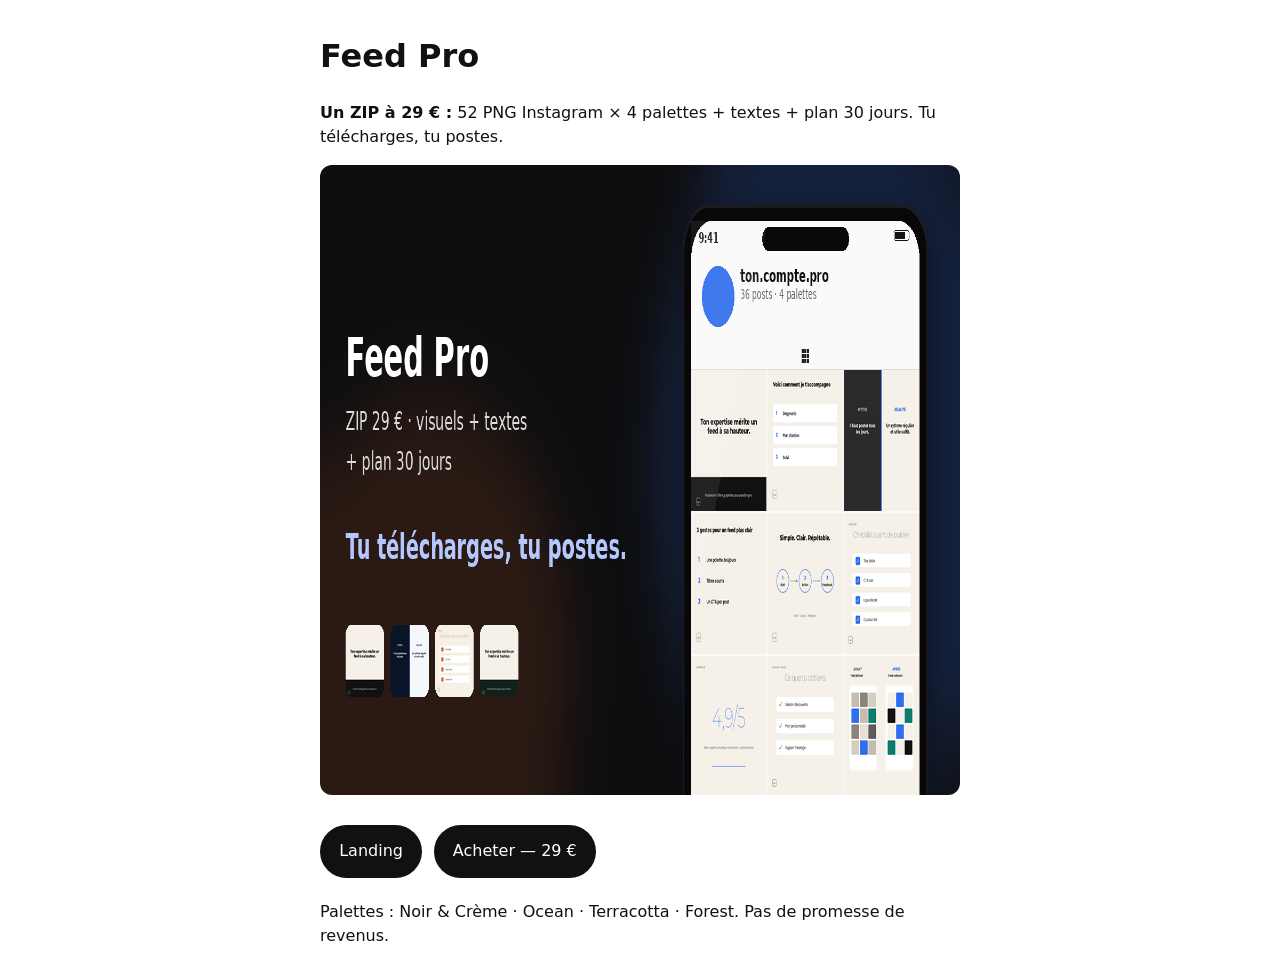
<file: share.html>
<!DOCTYPE html>
<html lang="fr">
<head>
  <meta charset="utf-8" />
  <meta name="viewport" content="width=device-width, initial-scale=1" />
  <title>Feed Pro — liens & aperçu</title>
  <meta name="description" content="Liens Feed Pro : landing + checkout 29 €. 52 PNG × 4 palettes." />
  <meta property="og:title" content="Feed Pro — Kit Instagram Freelance 29 €" />
  <meta property="og:description" content="52 PNG × 4 palettes + textes + plan 30 jours." />
  <meta property="og:image" content="https://feed-pro-fr.vercel.app/assets/og-feed-pro.png" />
  <meta property="og:url" content="https://feed-pro-fr.vercel.app/share" />
  <meta name="twitter:card" content="summary_large_image" />
  <link rel="canonical" href="https://feed-pro-fr.vercel.app/share" />
  <style>
    body{font-family:system-ui,sans-serif;max-width:640px;margin:2rem auto;padding:0 1rem;line-height:1.5;color:#111}
    a{color:#0a66c2} img{max-width:100%;border-radius:12px}
    .cta{display:inline-block;background:#111;color:#fff;padding:.9rem 1.2rem;border-radius:999px;text-decoration:none;margin:.4rem .4rem .4rem 0}
  </style>
</head>
<body>
  <h1>Feed Pro</h1>
  <p><strong>Un ZIP à 29 € :</strong> 52 PNG Instagram × 4 palettes + textes + plan 30 jours. Tu télécharges, tu postes.</p>
  <img src="/assets/og-feed-pro.png" alt="Aperçu Feed Pro" width="1200" height="630" />
  <p>
    <a class="cta" href="https://feed-pro-fr.vercel.app/">Landing</a>
    <a class="cta" href="https://payhip.com/b/SoUNM">Acheter — 29 €</a>
  </p>
  <p>Palettes : Noir &amp; Crème · Ocean · Terracotta · Forest. Pas de promesse de revenus.</p>
</body>
</html>
</file>
<file: styles.css>
:root {
  --bg: #f7f3ec;
  --bg-elev: #f0ebe2;
  --surface: #ffffff;
  --surface-2: #faf7f1;
  --line: rgba(28, 24, 20, 0.1);
  --text: #1c1814;
  --muted: #5c554c;
  --accent: #c4925a;
  --accent-soft: rgba(196, 146, 90, 0.14);
  --accent-glow: rgba(196, 146, 90, 0.28);
  --accent-ink: #2a1c0e;
  --radius: 18px;
  --radius-lg: 28px;
  --max: 1140px;
  --font: "DM Sans", system-ui, -apple-system, "Segoe UI", sans-serif;
  --serif: "Instrument Serif", Georgia, "Times New Roman", serif;
  --shadow-soft: 0 18px 48px rgba(40, 28, 16, 0.08);
  --shadow-card: 0 12px 36px rgba(40, 28, 16, 0.07);
}

*, *::before, *::after { box-sizing: border-box; }
html { scroll-behavior: smooth; }
body {
  margin: 0;
  font-family: var(--font);
  background: var(--bg);
  color: var(--text);
  line-height: 1.55;
  -webkit-font-smoothing: antialiased;
  padding-bottom: 4.75rem;
}
img { max-width: 100%; height: auto; display: block; }
a { color: inherit; text-decoration: none; }
.container { width: min(100% - 2rem, var(--max)); margin-inline: auto; }
.container.narrow { width: min(100% - 2rem, 620px); }

/* NAV — sticky light */
.nav {
  position: sticky; top: 0; z-index: 50;
  background: rgba(247, 243, 236, 0.88);
  backdrop-filter: blur(16px) saturate(1.15);
  border-bottom: 1px solid var(--line);
}
.nav-inner {
  display: flex; align-items: center; justify-content: space-between;
  gap: 1rem; padding: 0.85rem 0;
}
.logo {
  font-weight: 700; font-size: 1.1rem; letter-spacing: -0.03em;
  color: var(--text);
}
.logo em {
  font-family: var(--serif); font-style: italic; font-weight: 400;
  color: var(--accent); margin-left: 0.15em;
}
.nav-links {
  display: none; gap: 1rem; font-size: 0.82rem; color: var(--muted);
}
.nav-links a:hover { color: var(--text); }
.nav-cta {
  background: var(--accent); color: var(--accent-ink);
  padding: 0.55rem 1.05rem; border-radius: 999px;
  font-weight: 700; font-size: 0.88rem;
  box-shadow: 0 0 0 1px var(--accent-glow);
}
.nav-cta:hover { filter: brightness(1.05); }
@media (min-width: 860px) {
  .nav-links { display: flex; align-items: center; margin-right: auto; margin-left: 1.5rem; }
}

/* BUTTONS */
.btn {
  display: inline-flex; align-items: center; justify-content: center;
  padding: 0.85rem 1.35rem; border-radius: 999px;
  font-weight: 700; border: none; cursor: pointer;
  transition: filter 0.15s, transform 0.15s, background 0.15s, border-color 0.15s;
}
.btn:hover { filter: brightness(1.05); transform: translateY(-1px); }
.btn-lg { padding: 1.05rem 1.7rem; font-size: 1.02rem; }
.btn-primary { background: var(--accent); color: var(--accent-ink); }
.btn-ghost {
  background: transparent; color: var(--text);
  border: 1px solid var(--line);
}
.btn-ghost:hover { border-color: rgba(28, 24, 20, 0.22); background: rgba(255,255,255,0.6); }

/* LABELS / HEADS */
.label {
  margin: 0 0 0.65rem;
  font-size: 0.72rem; font-weight: 600;
  letter-spacing: 0.14em; text-transform: uppercase;
  color: var(--accent);
}
.sec-head { text-align: center; margin-bottom: 2rem; }
.sec-head.tight { margin-bottom: 1.25rem; }
.sec-head h2 {
  font-family: var(--serif);
  font-size: clamp(1.85rem, 4.5vw, 2.75rem);
  font-weight: 400; letter-spacing: -0.02em; line-height: 1.12;
  margin: 0 0 0.5rem;
  color: var(--text);
}
.sec-head h2 em,
.hero-copy h1 em,
.colors .sec-head h2 em {
  font-style: italic; color: var(--accent);
}
.sec-sub { margin: 0; color: var(--muted); font-size: 1rem; }

/* PRODUCT TRUTH — light callout */
.product-truth {
  font-size: 1.02rem; font-weight: 600; line-height: 1.45;
  color: var(--text);
  background: var(--accent-soft);
  border-left: 3px solid var(--accent);
  padding: 0.95rem 1.1rem;
  border-radius: 0 14px 14px 0;
  margin: 0 0 1.25rem;
  box-shadow: 0 1px 0 rgba(255,255,255,0.5) inset;
}
.product-truth.center { text-align: left; }

/* HERO */
.hero {
  padding: 2.25rem 0 1.5rem;
  background:
    radial-gradient(ellipse 70% 55% at 85% 10%, rgba(196,146,90,0.18), transparent 55%),
    radial-gradient(ellipse 45% 40% at 5% 90%, rgba(180,160,130,0.12), transparent 50%),
    var(--bg);
}
.hero-luxury {
  position: relative;
  isolation: isolate;
  background:
    linear-gradient(180deg, rgba(247,243,236,0.92) 0%, rgba(247,243,236,0.96) 55%, rgba(247,243,236,1) 100%),
    url("assets/gen/bg-luxury.png") center top / cover no-repeat,
    var(--bg);
}
.hero-luxury::before {
  content: "";
  position: absolute; inset: 0;
  background: radial-gradient(ellipse 55% 50% at 70% 40%, rgba(196,146,90,0.1), transparent 70%);
  pointer-events: none; z-index: -1;
}
.hero-grid {
  display: grid; gap: 2rem; align-items: center;
}
@media (min-width: 960px) {
  .hero-grid {
    grid-template-columns: minmax(280px, 0.95fr) minmax(0, 1.15fr);
    gap: 2.5rem;
  }
}
.eyebrow {
  margin: 0 0 0.85rem;
  font-size: 0.72rem; font-weight: 600;
  letter-spacing: 0.12em; text-transform: uppercase;
  color: var(--muted);
}
.hero-copy h1 {
  font-family: var(--serif);
  font-size: clamp(2.35rem, 6vw, 3.55rem);
  font-weight: 400; line-height: 1.05; letter-spacing: -0.03em;
  margin: 0 0 1rem;
  color: var(--text);
}
.dream-line {
  margin: 0 0 1.25rem;
  color: var(--muted);
  font-size: 1.05rem; line-height: 1.5;
  max-width: 34ch;
}
.hero-actions {
  display: flex; flex-wrap: wrap; gap: 0.75rem; align-items: center;
  margin-bottom: 1.1rem;
}
.hero-meta {
  list-style: none; padding: 0; margin: 0;
  display: flex; flex-wrap: wrap; gap: 0.5rem 1rem;
  font-size: 0.82rem; color: var(--muted);
}
.hero-meta li::before {
  content: "·"; margin-right: 0.55rem; color: var(--accent);
}
.hero-meta li:first-child::before { content: none; margin: 0; }
.hero-visual .hero-main {
  width: 100%;
  border-radius: var(--radius-lg);
  box-shadow:
    var(--shadow-soft),
    0 0 0 1px var(--line);
}
.shot {
  margin: 0;
  border-radius: var(--radius-lg);
  overflow: hidden;
  box-shadow: var(--shadow-soft);
  border: 1px solid var(--line);
  background: var(--surface);
}
.shot img { width: 100%; }
.shot-wide { margin-top: 0.5rem; }

/* TRANSFORM / BEFORE-AFTER */
.transform { padding: 2.5rem 0 1rem; }

/* STACK */
.stack {
  padding: 2.75rem 0;
  background: var(--bg-elev);
  border-block: 1px solid var(--line);
}
.stack-grid {
  display: grid; gap: 0.85rem;
  grid-template-columns: 1fr;
}
@media (min-width: 700px) {
  .stack-grid { grid-template-columns: repeat(2, 1fr); }
}
.stack-card {
  background: var(--surface);
  border: 1px solid var(--line);
  border-radius: var(--radius);
  padding: 1.35rem 1.4rem 1.5rem;
  box-shadow: var(--shadow-card);
}
.stack-card.featured {
  border-color: rgba(196,146,90,0.4);
  background: linear-gradient(145deg, var(--accent-soft), var(--surface));
}
.stack-num {
  display: block; font-size: 0.75rem; font-weight: 700;
  letter-spacing: 0.08em; color: var(--accent); margin-bottom: 0.55rem;
}
.stack-card h3 { margin: 0 0 0.4rem; font-size: 1.15rem; letter-spacing: -0.02em; color: var(--text); }
.stack-card p { margin: 0; color: var(--muted); font-size: 0.95rem; }

/* GALLERY */
.gallery { padding: 2.5rem 0; }
.masonry {
  display: grid;
  grid-template-columns: repeat(2, 1fr);
  gap: 0.65rem;
}
@media (min-width: 720px) {
  .masonry {
    grid-template-columns: repeat(4, 1fr);
    gap: 0.85rem;
  }
  .masonry .m-lg { grid-column: span 2; grid-row: span 2; }
  .masonry .m-wide { grid-column: span 2; }
}
.masonry img {
  width: 100%; border-radius: 16px;
  object-fit: cover; aspect-ratio: 4/5;
  background: var(--surface);
  box-shadow: var(--shadow-card);
  border: 1px solid var(--line);
}
.masonry .m-lg { aspect-ratio: 1/1; }
.masonry .m-wide { aspect-ratio: 16/10; }
@media (max-width: 719px) {
  .masonry .m-lg,
  .masonry .m-wide { grid-column: span 2; aspect-ratio: 16/10; }
  .masonry .m-lg { aspect-ratio: 1/1; }
}

/* COLORS */
.colors { padding: 2.75rem 0; }
.color-grid {
  display: grid;
  grid-template-columns: repeat(2, 1fr);
  gap: 0.85rem;
  margin-top: 1.5rem;
}
@media (min-width: 860px) {
  .color-grid { grid-template-columns: repeat(4, 1fr); }
}
.color-card {
  background: var(--surface);
  border-radius: var(--radius);
  overflow: hidden;
  border: 1px solid var(--line);
  box-shadow: var(--shadow-card);
  transition: transform 0.2s, border-color 0.2s;
}
.color-card:hover {
  transform: translateY(-3px);
  border-color: rgba(196,146,90,0.4);
}
.color-card img {
  width: 100%; aspect-ratio: 3/4; object-fit: cover;
}
.color-meta { padding: 0.85rem 1rem 1.1rem; text-align: center; }
.color-meta h3 { margin: 0 0 0.2rem; font-size: 1rem; color: var(--text); }
.color-meta p { margin: 0; font-size: 0.82rem; color: var(--muted); }
.center-note {
  text-align: center; color: var(--muted);
  margin: 1.5rem 0 0; font-size: 0.95rem;
}
.color-showcase { margin: 1.75rem 0 0.25rem; }
.color-showcase-hero {
  margin: 0 0 0.25rem;
  box-shadow:
    var(--shadow-soft),
    0 0 0 1px rgba(196,146,90,0.22);
}
.color-showcase-hero img { width: 100%; height: auto; display: block; }

/* HOW */
.how { padding: 2.5rem 0; background: var(--bg-elev); border-block: 1px solid var(--line); }
.steps {
  list-style: none; padding: 0; margin: 0;
  display: grid; gap: 0.75rem;
}
@media (min-width: 720px) {
  .steps { grid-template-columns: repeat(3, 1fr); }
}
.steps li {
  background: var(--surface);
  border: 1px solid var(--line);
  border-radius: var(--radius);
  padding: 1.4rem 1.35rem;
  display: flex; flex-direction: column; gap: 0.35rem;
  box-shadow: var(--shadow-card);
}
.steps li strong {
  font-size: 1.05rem; letter-spacing: -0.01em; color: var(--text);
}
.steps li span { color: var(--muted); font-size: 0.92rem; }

/* GUIDES */
.guides { padding: 2rem 0; }
.guide-row {
  display: flex; flex-wrap: wrap; justify-content: center; gap: 0.55rem;
}
.guide-row a {
  padding: 0.55rem 0.95rem; border-radius: 999px;
  border: 1px solid var(--line); background: var(--surface);
  font-size: 0.88rem; font-weight: 600; color: var(--muted);
  box-shadow: 0 2px 8px rgba(40,28,16,0.04);
}
.guide-row a:hover { color: var(--text); border-color: rgba(196,146,90,0.4); }

/* FAQ */
.faq-sec { padding: 1.5rem 0 2.5rem; }
.faq details {
  background: var(--surface);
  border-radius: 14px;
  margin-bottom: 0.55rem;
  padding: 0.95rem 1.15rem;
  border: 1px solid var(--line);
  box-shadow: var(--shadow-card);
}
.faq summary { cursor: pointer; font-weight: 650; color: var(--text); }
.faq p { color: var(--muted); margin: 0.65rem 0 0; }

/* BUY */
.buy { padding: 1.5rem 0 3.5rem; }
.buy-card {
  display: grid; gap: 1.5rem;
  background: var(--surface);
  border: 1px solid rgba(196,146,90,0.28);
  border-radius: var(--radius-lg);
  padding: 1.25rem;
  box-shadow: var(--shadow-soft);
}
@media (min-width: 860px) {
  .buy-card {
    grid-template-columns: 1.1fr 0.9fr;
    align-items: center;
    padding: 1.5rem;
    gap: 2rem;
  }
}
.buy-visual {
  width: 100%; border-radius: 18px;
  box-shadow: var(--shadow-card);
  border: 1px solid var(--line);
}
.buy-copy h2 {
  font-family: var(--serif);
  font-size: clamp(1.7rem, 3vw, 2.3rem);
  font-weight: 400; margin: 0 0 0.65rem;
  color: var(--text);
}
.buy-lead {
  margin: 0 0 0.85rem;
  color: var(--muted);
  font-size: 1rem;
}
.buy-copy .amount {
  font-size: 2.6rem; font-weight: 800;
  letter-spacing: -0.03em; margin: 0.25rem 0 1.15rem;
  color: var(--text);
}
.buy-copy .amount span {
  display: block; font-size: 0.88rem; font-weight: 500; color: var(--muted);
  letter-spacing: 0; margin-top: 0.2rem;
}
.reassure { color: var(--muted); font-size: 0.85rem; margin: 0.85rem 0 0; }

/* FOOTER — higher contrast for trust/legal */
footer {
  padding: 2.25rem 0 3rem;
  border-top: 1px solid var(--line);
  color: var(--text); font-size: 0.88rem;
  background: var(--bg-elev);
}
.footer-inner { text-align: center; }
.footer-inner p { margin: 0.4rem 0; }
.footer-lead { color: var(--text); }
.footer-links {
  display: flex; flex-wrap: wrap; justify-content: center; gap: 0.75rem 1.1rem;
  margin: 0.85rem 0 !important;
}
.footer-links a {
  color: var(--text);
  font-weight: 550;
  text-decoration: underline;
  text-underline-offset: 3px;
  text-decoration-color: rgba(28, 24, 20, 0.28);
}
.footer-links a:hover { color: var(--accent-ink); text-decoration-color: var(--accent); }
.footer-links-legal {
  margin-top: 0.35rem !important;
  font-size: 0.86rem;
}
.footer-links-legal a { font-weight: 600; }
.footer-copy { color: var(--muted); opacity: 1; font-size: 0.82rem; }
.brand-soft { color: var(--text); font-weight: 600; }

/* Buy CTA trust line */
.pay-trust {
  margin: 0.85rem 0 0;
  font-size: 0.86rem;
  font-weight: 550;
}
.pay-trust a {
  color: var(--muted);
  text-decoration: underline;
  text-underline-offset: 3px;
  text-decoration-color: rgba(28, 24, 20, 0.25);
}
.pay-trust a:hover { color: var(--text); text-decoration-color: var(--accent); }

/* STICKY — light bar */
.sticky-bar {
  position: fixed; bottom: 0; left: 0; right: 0; z-index: 60;
  display: flex; align-items: center; justify-content: space-between;
  gap: 0.75rem;
  padding: 0.7rem 1rem calc(0.7rem + env(safe-area-inset-bottom, 0));
  background: rgba(247, 243, 236, 0.96);
  backdrop-filter: blur(14px);
  border-top: 1px solid rgba(196,146,90,0.28);
  box-shadow: 0 -8px 28px rgba(40,28,16,0.06);
}
.sticky-bar-text { font-size: 0.85rem; font-weight: 650; color: var(--text); letter-spacing: -0.01em; }
.sticky-bar .btn { padding: 0.65rem 1.1rem; font-size: 0.9rem; flex-shrink: 0; }
@media (min-width: 900px) {
  .sticky-bar { display: none; }
  body { padding-bottom: 0; }
}

/* SEO / ARTICLE PAGES */
.article-wrap { padding: 1.75rem 0 3.5rem; }
.article h1 {
  font-family: var(--serif);
  font-size: clamp(1.7rem, 3.8vw, 2.35rem);
  font-weight: 400; letter-spacing: -0.02em; line-height: 1.15;
  margin: 0 0 1rem;
  color: var(--text);
}
.article h2 {
  font-size: 1.15rem; margin: 1.85rem 0 0.65rem;
  letter-spacing: -0.01em;
  color: var(--text);
}
.article .lede { font-size: 1.05rem; color: var(--muted); margin: 0 0 1.25rem; }
.article .breadcrumb { font-size: 0.8rem; color: var(--muted); margin: 0 0 1rem; }
.article .breadcrumb a { text-decoration: underline; text-underline-offset: 2px; }
.article ul, .article ol { color: var(--muted); padding-left: 1.2rem; }
.article li { margin: 0.35rem 0; }
.article p { color: var(--muted); }
.article a { color: var(--accent); text-decoration: underline; text-underline-offset: 2px; }
.article-cta {
  margin: 2rem 0;
  padding: 1.35rem;
  background: var(--surface);
  border-radius: var(--radius);
  border: 1px solid rgba(196,146,90,0.25);
  text-align: center;
  box-shadow: var(--shadow-card);
}
.article-cta .product-truth { text-align: left; }
.related { list-style: none; padding: 0; }
.related li { margin: 0.5rem 0; }
.related a { color: var(--accent); }

/* Creatives page */
.creatives-grid {
  display: grid; gap: 1.1rem;
  grid-template-columns: 1fr;
}
@media (min-width: 700px) {
  .creatives-grid { grid-template-columns: repeat(2, 1fr); }
}
.creatives-grid figure {
  margin: 0;
  border-radius: var(--radius);
  overflow: hidden;
  border: 1px solid var(--line);
  background: var(--surface);
  box-shadow: var(--shadow-card);
}
.creatives-grid img { width: 100%; height: auto; display: block; }
.creatives-grid figcaption {
  padding: 0.7rem 0.9rem;
  font-size: 0.82rem; color: var(--muted);
}
.quote-sec { padding: 1.5rem 0 0.5rem; }

@media (max-width: 380px) {
  .sticky-bar-text { font-size: 0.78rem; }
  .nav-cta { padding: 0.5rem 0.85rem; font-size: 0.82rem; }
}
</file>
